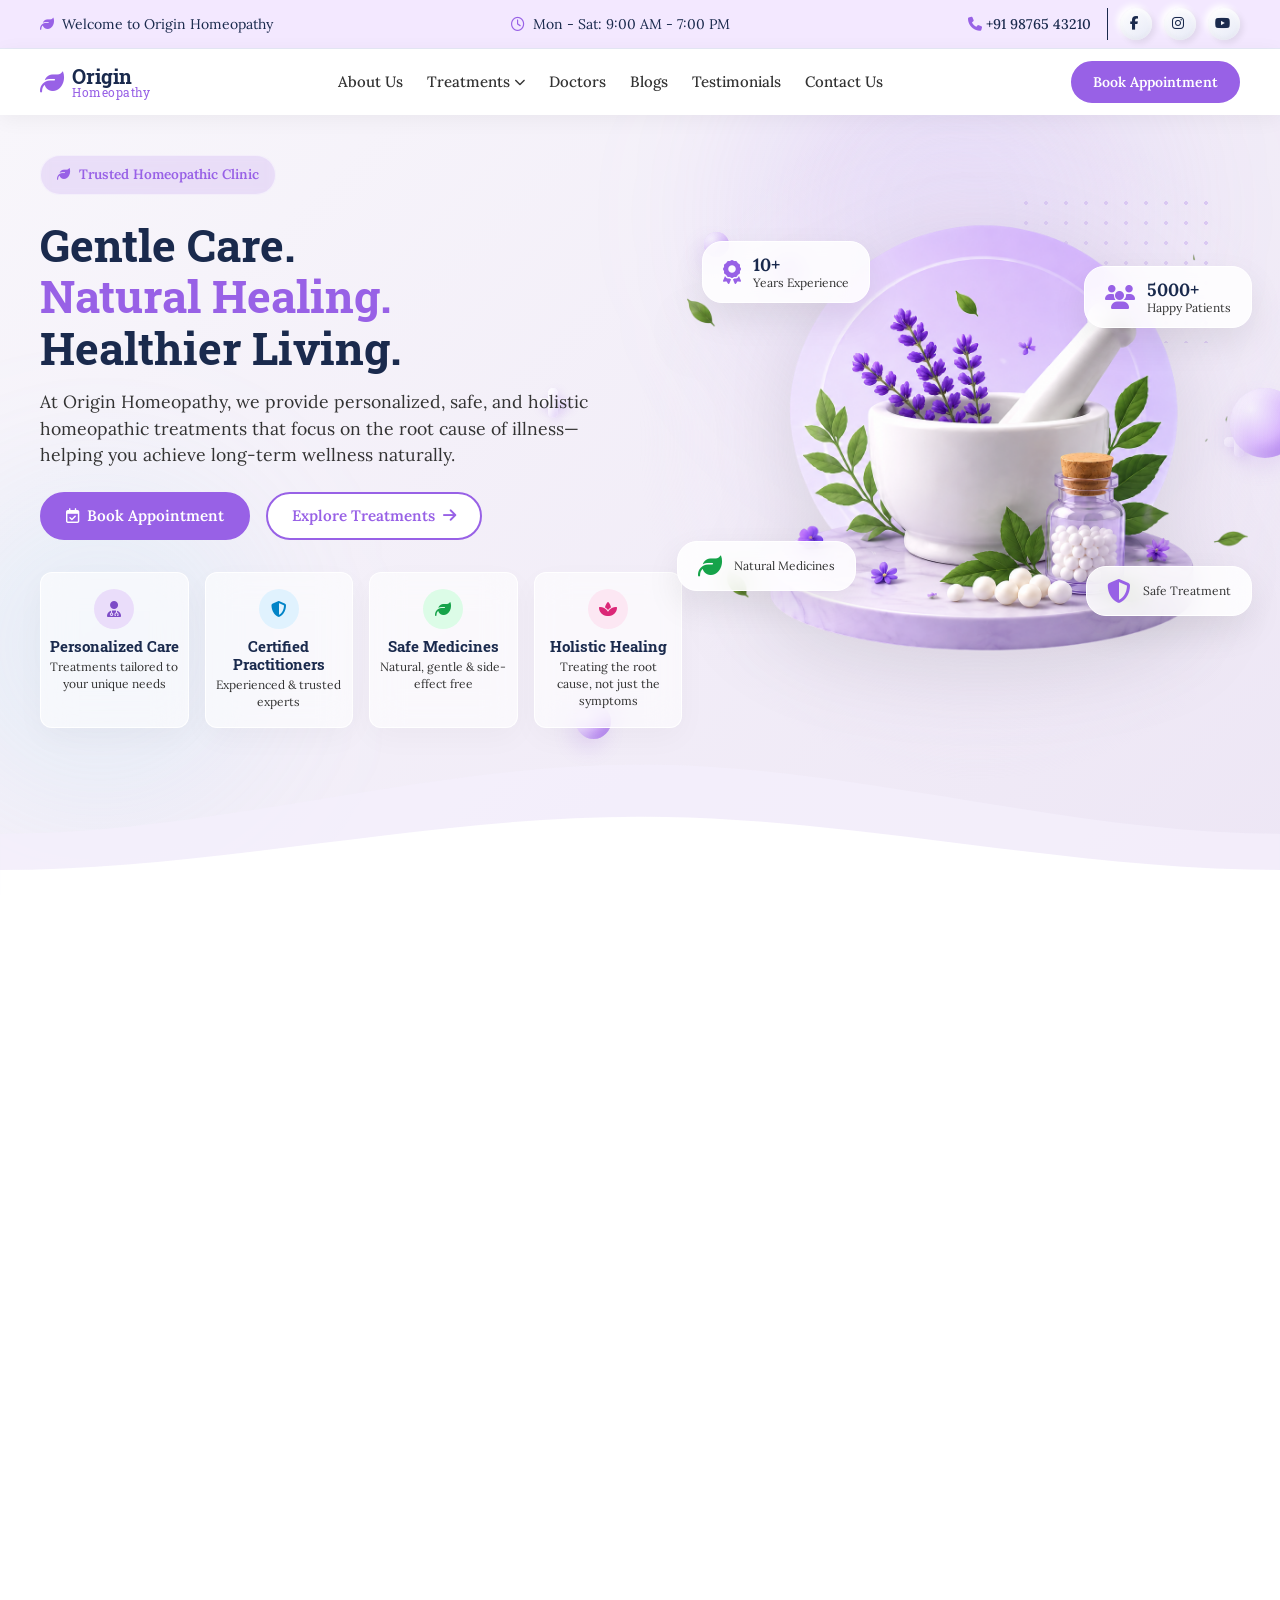
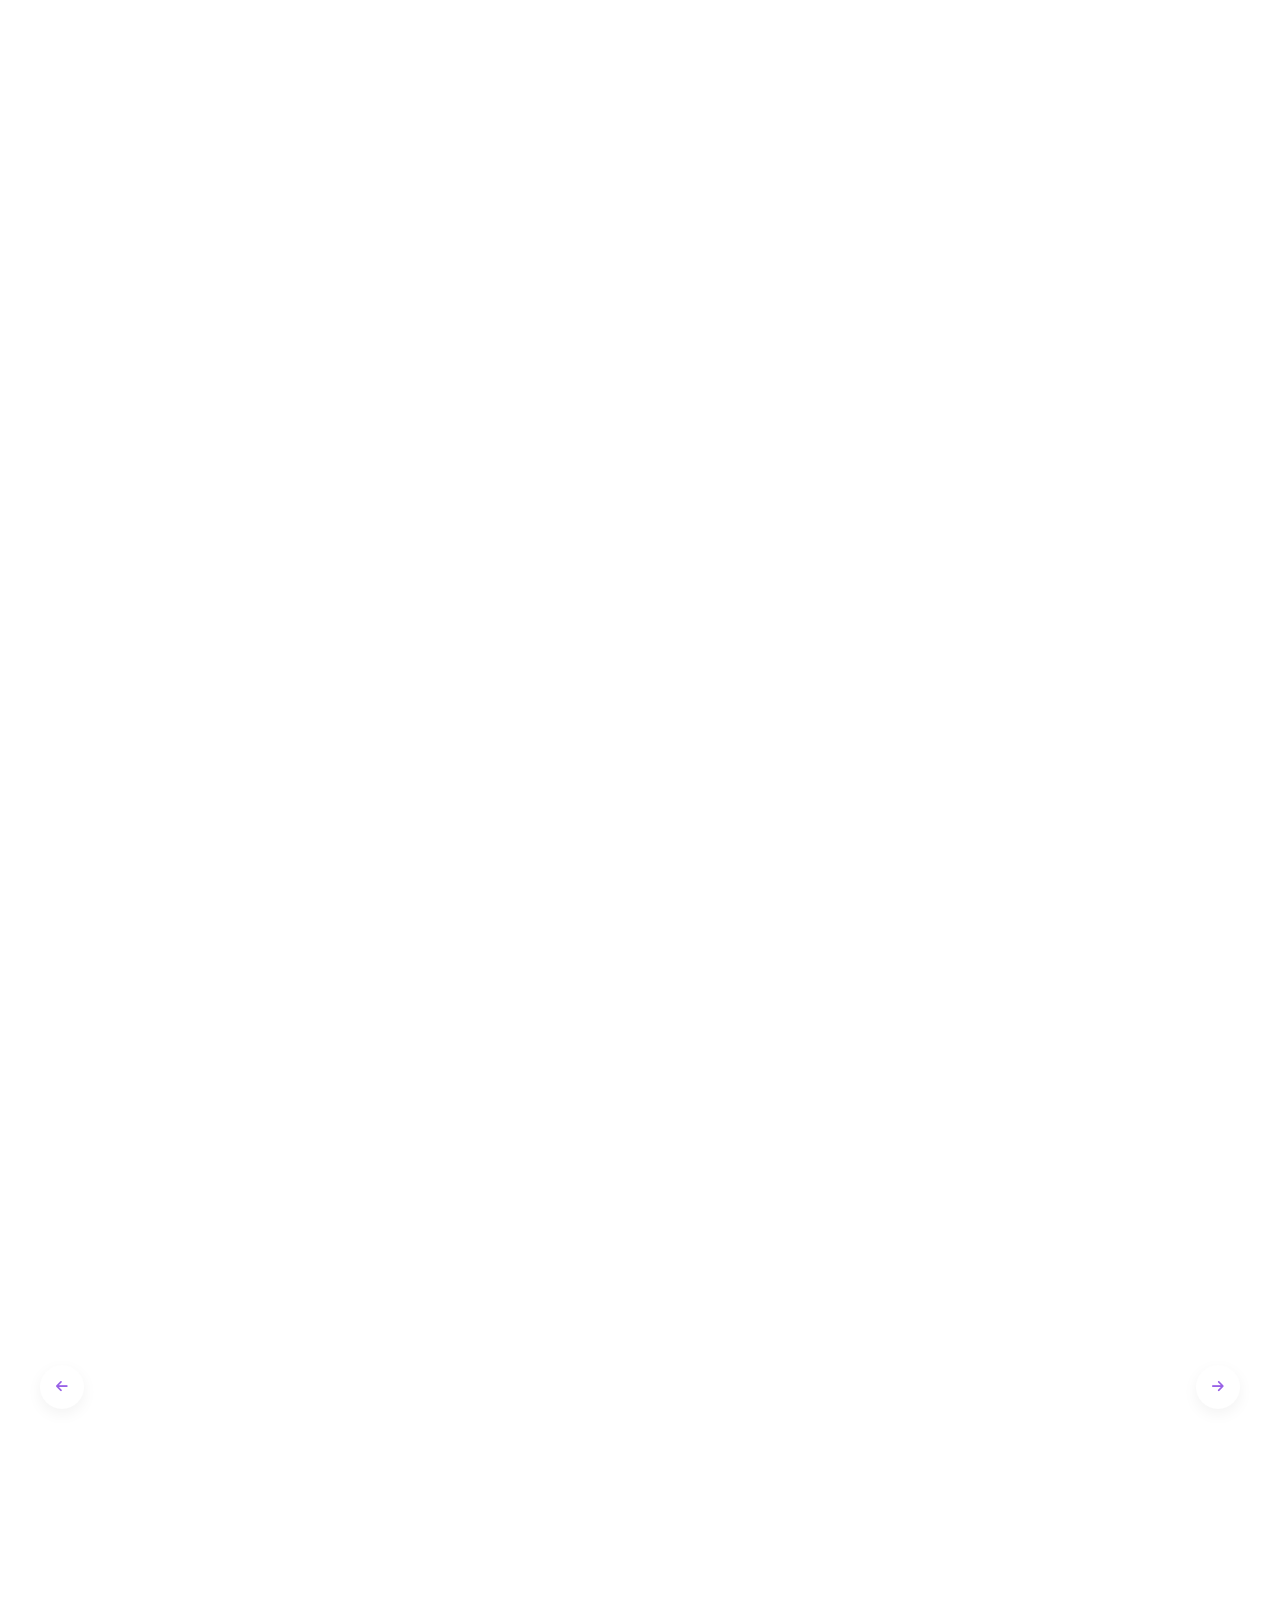
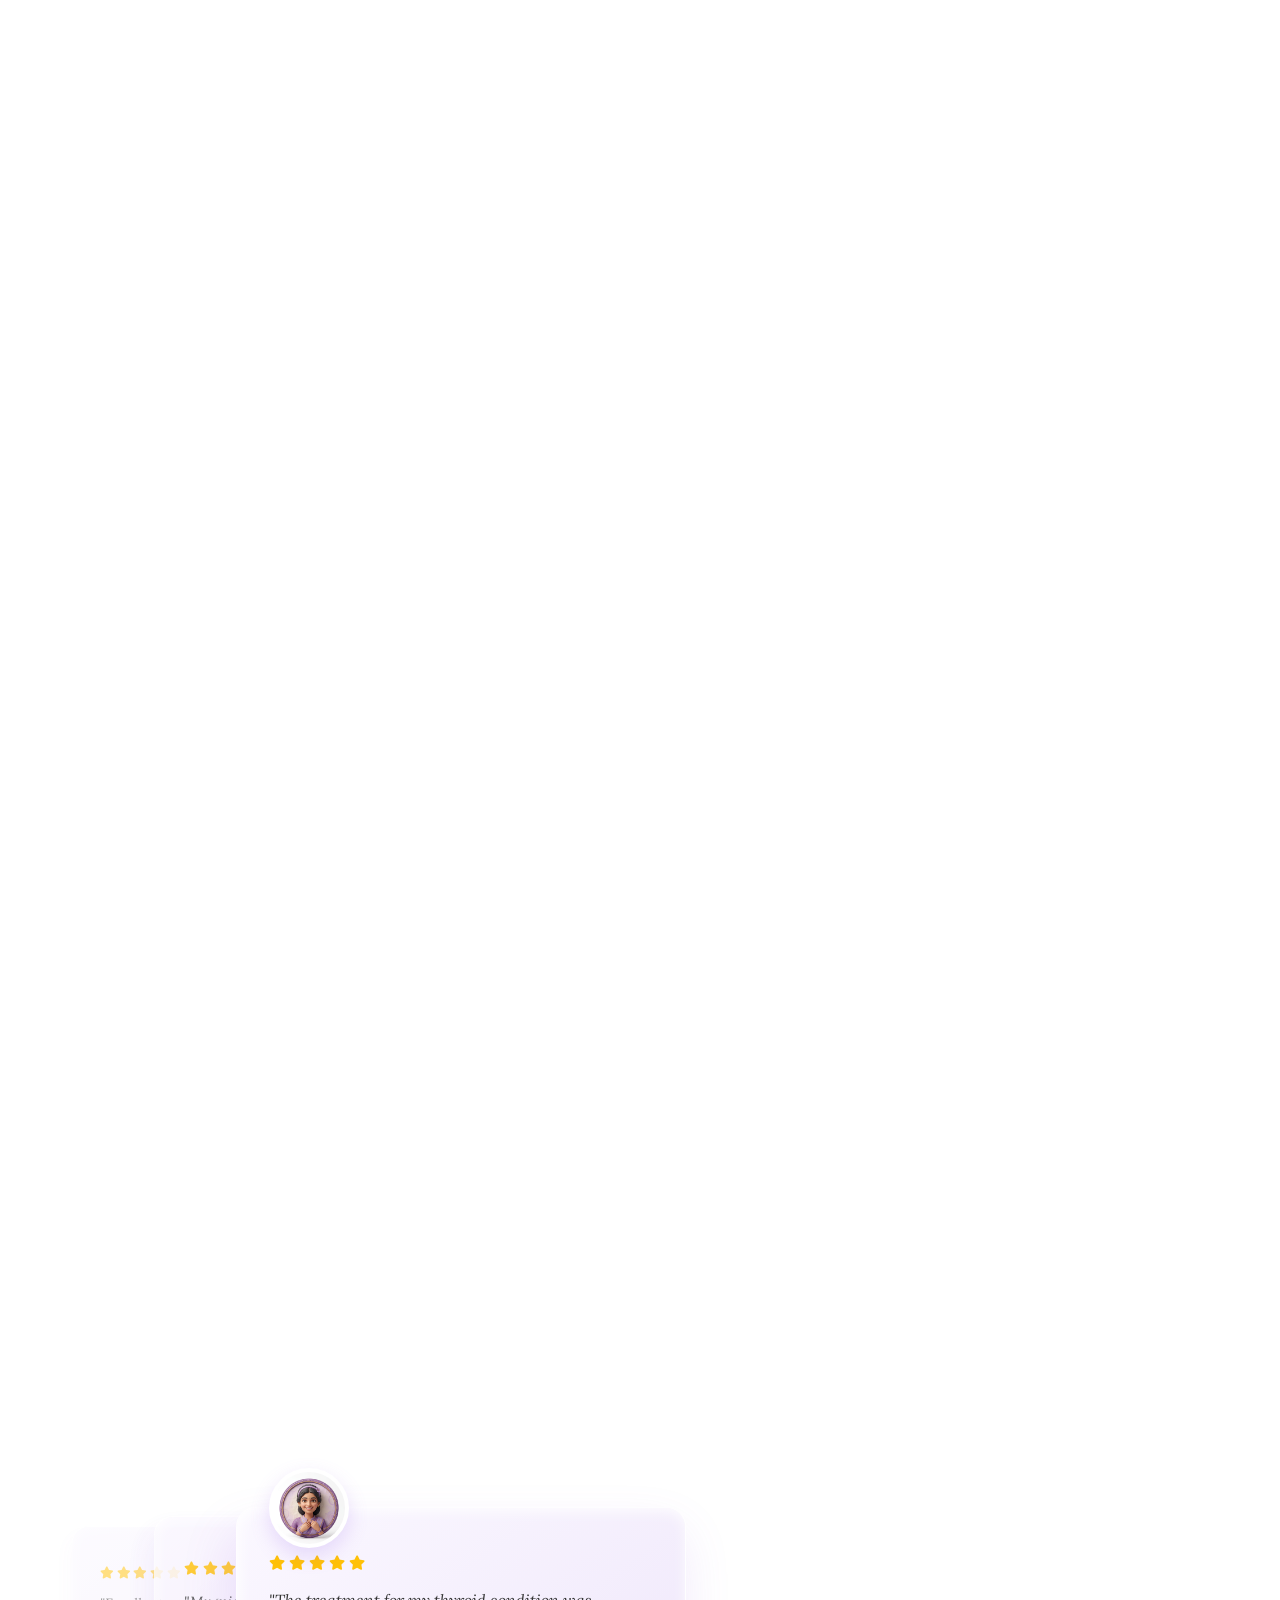
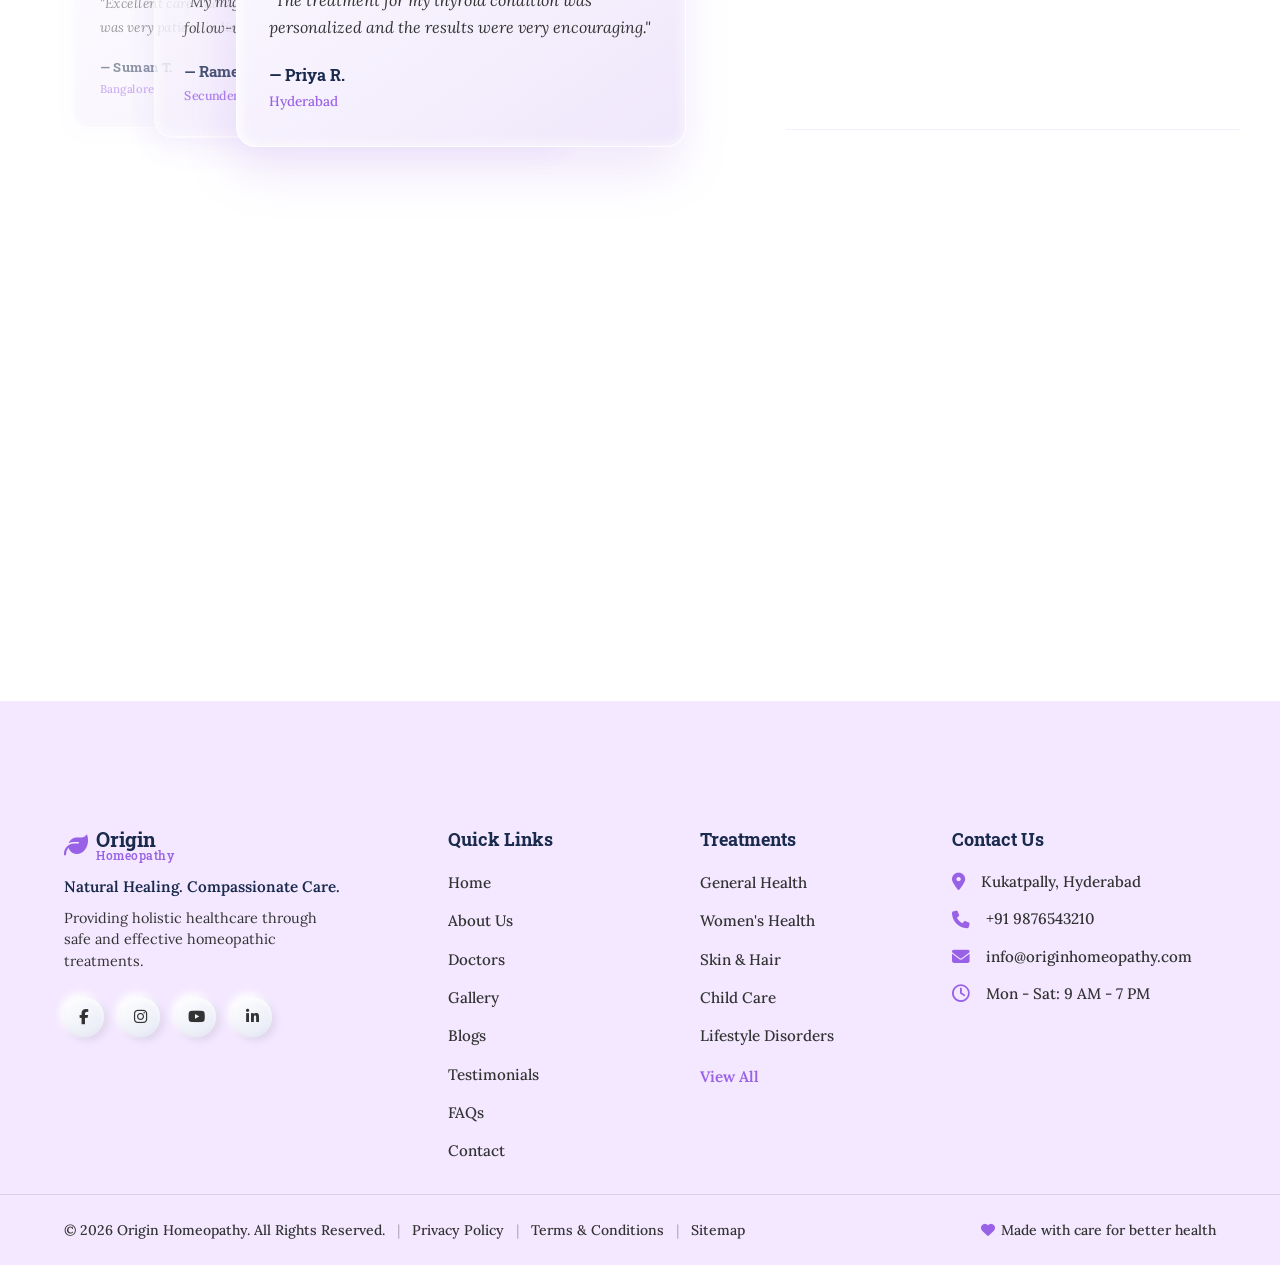
<file: index.html>
<!DOCTYPE html>
<html lang="en">

<head>
    <meta charset="UTF-8">
    <meta name="viewport" content="width=device-width, initial-scale=1.0">
    <title>Our Doctors | Origin Homeopathy</title>

    <!-- CSS Links -->
    <link rel="stylesheet" href="https://cdnjs.cloudflare.com/ajax/libs/font-awesome/6.4.0/css/all.min.css">
    <link rel="stylesheet" href="assets/css/global.css">
    <link rel="stylesheet" href="assets/css/topbar.css">
    <link rel="stylesheet" href="assets/css/navbar.css"> <!-- Navbar CSS -->
    <link rel="stylesheet" href="assets/css/home.css">
    <link rel="stylesheet" href="assets/css/footer.css">


</head>

<body>

    <!-- Preloader -->
    <div id="preloader" class="preloader">
        <div class="preloader-content">
            <div class="preloader-image-wrapper">
                <img src="assets/images/index/loading-logo.png" alt="Loading Origin Homeopathy">
            </div>
            <div class="preloader-text">Origin Homeopathy</div>
            <div class="loading-bar-container">
                <div class="loading-bar"></div>
            </div>
        </div>
    </div>

    <!-- 1. Placeholders at the top of the body -->
    <header class="sticky-header">
        <div id="topbar-placeholder"></div>
        <div id="navbar-placeholder"></div>
    </header>

    <!-- The rest of your page content goes here -->

    <!-- Hero Section -->
    <section class="hero-section">
        <!-- Background Decorative 3D Elements -->
        <div class="bg-dots top-right-dots"></div>

        <!-- Soft 3D Crosses -->
        <div class="bg-cross cross-1 float-anim-3"></div>
        <div class="bg-cross cross-2 float-anim-1"></div>

        <!-- Soft 3D Spheres -->
        <div class="bg-sphere sphere-1 float-anim-2"></div>
        <div class="bg-sphere sphere-2 float-anim-4"></div>
        <div class="bg-sphere sphere-3 float-anim-1"></div>


        <div class="hero-container">
            <!-- Left Column: Content & Bottom Cards -->
            <div class="hero-content-col">
                <div class="hero-badge">
                    <i class="fa-solid fa-leaf"></i> Trusted Homeopathic Clinic
                </div>

                <h1 class="hero-heading">
                    <span class="text-navy block">Gentle Care.</span>
                    <span class="text-lavender block">Natural Healing.</span>
                    <span class="text-navy block">Healthier Living.</span>
                </h1>

                <p class="hero-description">
                    At Origin Homeopathy, we provide personalized, safe, and holistic homeopathic treatments that focus
                    on the root cause of illness—helping you achieve long-term wellness naturally.
                </p>

                <div class="hero-actions">
                    <a href="appointment.html" class="btn-solid-lavender"><i class="fa-regular fa-calendar-check"></i>
                        Book Appointment</a>
                    <a href="treatments.html" class="btn-outline-lavender">Explore Treatments <i
                            class="fa-solid fa-arrow-right"></i></a>
                </div>

                <!-- Mobile Badges Row -->
                <div class="mobile-hero-badges hide-desktop">
                    <div class="mobile-badge"><i class="fa-solid fa-award text-lavender"></i> 10+ Years</div>
                    <div class="mobile-badge"><i class="fa-solid fa-users text-lavender"></i> 5000+ Patients</div>
                    <div class="mobile-badge"><i class="fa-solid fa-leaf text-green"></i> Natural Care</div>
                    <div class="mobile-badge"><i class="fa-solid fa-shield-halved text-lavender"></i> Safe Treatment
                    </div>
                </div>

                <!-- 4 Glassmorphism Cards Row -->
                <div class="hero-glass-cards">
                    <div class="glass-card">
                        <div class="glass-icon-wrapper bg-icon-purple">
                            <i class="fa-solid fa-user-doctor"></i>
                        </div>
                        <h3>Personalized Care</h3>
                        <p>Treatments tailored to your unique needs</p>
                    </div>
                    <div class="glass-card">
                        <div class="glass-icon-wrapper bg-icon-blue">
                            <i class="fa-solid fa-shield-halved"></i>
                        </div>
                        <h3>Certified Practitioners</h3>
                        <p>Experienced & trusted experts</p>
                    </div>
                    <div class="glass-card">
                        <div class="glass-icon-wrapper bg-icon-green">
                            <i class="fa-solid fa-leaf"></i>
                        </div>
                        <h3>Safe Medicines</h3>
                        <p>Natural, gentle & side-effect free</p>
                    </div>
                    <div class="glass-card">
                        <div class="glass-icon-wrapper bg-icon-pink">
                            <i class="fa-solid fa-spa"></i>
                        </div>
                        <h3>Holistic Healing</h3>
                        <p>Treating the root cause, not just the symptoms</p>
                    </div>
                </div>
            </div>

            <!-- Right Column: Main Image & Floating Elements -->
            <div class="hero-image-col">
                <div class="hero-bg-circle"></div>
                <div class="hero-image-wrapper">
                    <!-- Main Image Placeholder -->
                    <img src="assets/images/index/index-hero.png" alt="Homeopathy Medicine" class="hero-main-img">

                    <!-- Floating Badges -->
                    <div class="float-badge top-left float-anim-1">
                        <i class="fa-solid fa-award text-lavender"></i>
                        <div class="badge-text">
                            <strong>10+</strong>
                            <span>Years Experience</span>
                        </div>
                    </div>

                    <div class="float-badge top-right float-anim-2">
                        <i class="fa-solid fa-users text-lavender"></i>
                        <div class="badge-text">
                            <strong>5000+</strong>
                            <span>Happy Patients</span>
                        </div>
                    </div>

                    <div class="float-badge bottom-left float-anim-3">
                        <i class="fa-solid fa-leaf text-green"></i>
                        <div class="badge-text">
                            <span>Natural Medicines</span>
                        </div>
                    </div>

                    <div class="float-badge bottom-right float-anim-4">
                        <i class="fa-solid fa-shield-halved text-lavender"></i>
                        <div class="badge-text">
                            <span>Safe Treatment</span>
                        </div>
                    </div>
                </div>
            </div>
        </div>

        <!-- Bottom Wave -->
        <div class="hero-wave">
            <!-- Layer 1: Light purple wave -->
            <svg class="wave-layer-1" viewBox="0 0 1440 120" fill="none" xmlns="http://www.w3.org/2000/svg">
                <path d="M0 60C240 60 480 0 720 0C960 0 1200 60 1440 60V120H0V60Z" fill="#F4EFFC" />
            </svg>
            <!-- Layer 2: White wave -->
            <svg class="wave-layer-2" viewBox="0 0 1440 120" fill="none" xmlns="http://www.w3.org/2000/svg">
                <path d="M0 90C240 90 480 30 720 30C960 30 1200 90 1440 90V120H0V90Z" fill="white" />
            </svg>
            <!-- <a href="#about-section" class="scroll-down-btn" style="text-decoration: none;">
                <span>Discover More</span>
            </a> -->
        </div>
    </section>

    <!-- Mobile-Only Hero Glass Cards -->
    <section class="mobile-only-hero-cards">
        <div class="mobile-morphism-container">
            <div class="glass-card">
                <div class="glass-icon-wrapper bg-icon-purple">
                    <i class="fa-solid fa-user-doctor"></i>
                </div>
                <h3>Personalized Care</h3>
                <p>Treatments tailored to your unique needs</p>
            </div>
            <div class="glass-card">
                <div class="glass-icon-wrapper bg-icon-blue">
                    <i class="fa-solid fa-shield-halved"></i>
                </div>
                <h3>Certified Practitioners</h3>
                <p>Experienced & trusted experts</p>
            </div>
            <div class="glass-card">
                <div class="glass-icon-wrapper bg-icon-green">
                    <i class="fa-solid fa-leaf"></i>
                </div>
                <h3>Safe Medicines</h3>
                <p>Natural, gentle & side-effect free</p>
            </div>
            <div class="glass-card">
                <div class="glass-icon-wrapper bg-icon-pink">
                    <i class="fa-solid fa-spa"></i>
                </div>
                <h3>Holistic Healing</h3>
                <p>Treating the root cause, not just the symptoms</p>
            </div>
        </div>
    </section>

    <!-- About Us Section -->
    <section id="about-section" class="about-section">
        <!-- Floating background bubbles -->
        <div class="about-bubble bubble-1"></div>
        <div class="about-bubble bubble-2"></div>
        <div class="about-bubble bubble-3"></div>

        <div class="about-container">
            <!-- Left Column: Image -->
            <div class="about-image-col">
                <div class="about-image-wrapper">
                    <!-- Assemble pieces -->
                    <div class="assemble-pieces">
                        <img src="assets/images/index/index-about.png" class="assemble-img piece-1">
                        <img src="assets/images/index/index-about.png" class="assemble-img piece-2">
                        <img src="assets/images/index/index-about.png" class="assemble-img piece-3">
                        <img src="assets/images/index/index-about.png" class="assemble-img piece-4">
                        <img src="assets/images/index/index-about.png" class="assemble-img piece-5">
                        <img src="assets/images/index/index-about.png" class="assemble-img piece-6">
                        <img src="assets/images/index/index-about.png" class="assemble-img piece-7">
                        <img src="assets/images/index/index-about.png" class="assemble-img piece-8">
                        <img src="assets/images/index/index-about.png" class="assemble-img piece-9">
                    </div>
                    <!-- Final image to cover seams -->
                    <img src="assets/images/index/index-about.png" alt="Natural Healing Medicines"
                        class="about-main-img">
                </div>
            </div>

            <!-- Right Column: Content -->
            <div class="about-content-col">
                <div class="about-badge">
                    <i class="fa-solid fa-leaf"></i> About Origin Homeopathy
                </div>

                <h2 class="about-heading">
                    <span class="text-navy">Healing Naturally.</span><br>
                    <span class="text-lavender">Living Better.</span>
                </h2>

                <div class="title-divider">
                    <i class="fa-solid fa-leaf"></i>
                </div>

                <p class="about-text">
                    Origin Homeopathy is a modern homeopathic clinic committed to providing holistic healthcare through
                    safe and natural treatments. Our mission is to improve the quality of life by addressing the root of
                    illness with personalized care and evidence-based homeopathic practices.
                </p>
                <p class="about-text">
                    We believe every patient deserves time, attention, and a treatment plan designed specifically for
                    their health journey.
                </p>

                <!-- Features Grid -->
                <div class="about-features">
                    <div class="feature-item">
                        <div class="feature-icon-wrapper">
                            <i class="fa-solid fa-award"></i>
                        </div>
                        <p>15+ Years<br>Experience</p>
                    </div>

                    <div class="feature-item">
                        <div class="feature-icon-wrapper">
                            <i class="fa-solid fa-users"></i>
                        </div>
                        <p>5000+ Happy<br>Patients</p>
                    </div>

                    <div class="feature-item">
                        <div class="feature-icon-wrapper">
                            <i class="fa-solid fa-heart-pulse"></i>
                        </div>
                        <p>200+ Health<br>Conditions</p>
                    </div>

                    <div class="feature-item">
                        <div class="feature-icon-wrapper">
                            <i class="fa-solid fa-face-smile"></i>
                        </div>
                        <p>98% Patient<br>Satisfaction</p>
                    </div>
                </div>

                <!-- CTA Button -->
                <a href="about.html" class="btn-solid-lavender">
                    Know Our Story <i class="fa-solid fa-arrow-right"></i>
                </a>
            </div>
        </div>
    </section>

    <!-- Why Choose Us Section -->
    <section class="why-section">
        <div class="why-container">
            <h2 class="why-heading">
                <span class="text-navy">Why Patients Trust</span><br>
                <span class="text-lavender">Origin Homeopathy</span>
            </h2>
            <div class="why-title-divider">
                <i class="fa-solid fa-leaf"></i>
            </div>

            <div class="why-grid">

                <!-- Left Column -->
                <div class="why-col why-left-col">
                    <div class="why-card">
                        <div class="why-card-content">
                            <h4><span class="badge-num">01</span> Comprehensive<br>Health Assessment</h4>
                            <p>Every treatment begins with an in-depth consultation to understand your complete health
                                history and lifestyle.</p>
                        </div>
                    </div>

                    <div class="why-card">
                        <div class="why-card-content">
                            <h4><span class="badge-num">03</span> Ethical &<br>Transparent Care</h4>
                            <p>We explain every stage of treatment clearly so you can make informed healthcare
                                decisions.</p>
                        </div>
                    </div>

                    <div class="why-card">
                        <div class="why-card-content">
                            <h4><span class="badge-num">05</span> Whole-Person<br>Wellness</h4>
                            <p>We focus on improving your overall physical and emotional well-being, not just relieving
                                symptoms.</p>
                        </div>
                    </div>
                </div>

                <!-- Center Image (Absolute Center) -->
                <div class="why-center">
                    <div class="dashed-ring">
                        <div class="ring-icon ring-icon-1"><i class="fa-solid fa-stethoscope"></i></div>
                        <div class="ring-icon ring-icon-2"><i class="fa-solid fa-clipboard-list"></i></div>
                        <div class="ring-icon ring-icon-3"><i class="fa-solid fa-handshake"></i></div>
                        <div class="ring-icon ring-icon-4"><i class="fa-solid fa-phone-volume"></i></div>
                        <div class="ring-icon ring-icon-5"><i class="fa-solid fa-leaf"></i></div>
                        <div class="ring-icon ring-icon-6"><i class="fa-solid fa-hand-holding-heart"></i></div>
                    </div>
                    <img src="assets/images/index/index-whychooseus.png" alt="Why Choose Us" class="why-center-img">
                </div>

                <!-- Right Column -->
                <div class="why-col why-right-col">
                    <div class="why-card">
                        <div class="why-card-content">
                            <h4><span class="badge-num">02</span> Customized<br>Treatment Plans</h4>
                            <p>Each patient receives a treatment plan tailored to their unique symptoms and health
                                goals.</p>
                        </div>
                    </div>

                    <div class="why-card">
                        <div class="why-card-content">
                            <h4><span class="badge-num">04</span> Continuous<br>Follow-up</h4>
                            <p>Regular progress reviews help us monitor recovery and adjust treatment whenever needed.
                            </p>
                        </div>
                    </div>

                    <div class="why-card">
                        <div class="why-card-content">
                            <h4><span class="badge-num">06</span> Patient-First<br>Experience</h4>
                            <p>From your first consultation to follow-up visits, we provide a comfortable, supportive,
                                and compassionate experience.</p>
                        </div>
                    </div>
                </div>

            </div>

            <!-- Mobile Only Card Stack -->
            <div class="why-mobile-stack-container hide-desktop" id="whyMobileStack">
                <!-- Swipe Indicator -->
                <div class="swipe-indicator">
                    <svg width="50" height="70" viewBox="0 0 50 70" fill="none" stroke="var(--color-lavender)">
                        <path d="M 40 10 C 10 10, 10 50, 10 60" stroke-width="2" stroke-linecap="round"
                            stroke-dasharray="4 4" />
                        <path d="M 5 55 L 10 65 L 15 55" stroke-width="2" stroke-linecap="round"
                            stroke-linejoin="round" />
                    </svg>
                    <span class="swipe-text">Swipe Down</span>
                </div>

                <div class="why-mobile-stack">
                    <div class="why-card lavender-glass stack-card" data-index="0">
                        <div class="why-card-content">
                            <h4><span class="badge-num">01</span> Comprehensive<br>Health Assessment</h4>
                            <p>Every treatment begins with an in-depth consultation to understand your complete health
                                history and lifestyle.</p>
                        </div>
                    </div>
                    <div class="why-card lavender-glass stack-card" data-index="1">
                        <div class="why-card-content">
                            <h4><span class="badge-num">02</span> Customized<br>Treatment Plans</h4>
                            <p>Each patient receives a treatment plan tailored to their unique symptoms and health
                                goals.</p>
                        </div>
                    </div>
                    <div class="why-card lavender-glass stack-card" data-index="2">
                        <div class="why-card-content">
                            <h4><span class="badge-num">03</span> Ethical &<br>Transparent Care</h4>
                            <p>We explain every stage of treatment clearly so you can make informed healthcare
                                decisions.</p>
                        </div>
                    </div>
                    <div class="why-card lavender-glass stack-card" data-index="3">
                        <div class="why-card-content">
                            <h4><span class="badge-num">04</span> Continuous<br>Follow-up</h4>
                            <p>Regular progress reviews help us monitor recovery and adjust treatment whenever needed.
                            </p>
                        </div>
                    </div>
                    <div class="why-card lavender-glass stack-card" data-index="4">
                        <div class="why-card-content">
                            <h4><span class="badge-num">05</span> Whole-Person<br>Wellness</h4>
                            <p>We focus on improving your overall physical and emotional well-being, not just relieving
                                symptoms.</p>
                        </div>
                    </div>
                    <div class="why-card lavender-glass stack-card" data-index="5">
                        <div class="why-card-content">
                            <h4><span class="badge-num">06</span> Patient-First<br>Experience</h4>
                            <p>From your first consultation to follow-up visits, we provide a comfortable, supportive,
                                and compassionate experience.</p>
                        </div>
                    </div>
                </div>
                <!-- Pagination Dots -->
                <div class="stack-pagination">
                    <span class="dot active"></span>
                    <span class="dot"></span>
                    <span class="dot"></span>
                    <span class="dot"></span>
                    <span class="dot"></span>
                    <span class="dot"></span>
                </div>
            </div>

            <div class="why-footer">
                <p>Our commitment goes beyond prescribing medicines.</p>
                <p>We believe in building lasting relationships
                    with our patients through transparency, ethical practices, and continuous support throughout their
                    healing journey.</p>
                <div class="why-footer-divider"><i class="fa-solid fa-leaf"></i></div>
            </div>
        </div>
    </section>

    <!-- Featured Treatments Section -->
    <section class="treatments-section">
        <div class="treatments-container">
            <!-- Header -->
            <div class="treatments-header">
                <div class="treatments-badge">
                    <i class="fa-solid fa-leaf"></i> OUR SPECIALIZED TREATMENTS
                </div>
                <h2 class="treatments-title">
                    Natural Solutions for Every<br>
                    <span class="text-lavender">Health Concern</span>
                </h2>
                <div class="treatments-divider">
                    <i class="fa-solid fa-leaf"></i>
                </div>
                <p class="treatments-subtitle">
                    We provide personalized homeopathic treatment for acute and chronic conditions with safe, gentle and
                    long-lasting care.
                </p>
                <a href="treatments.html" class="btn-solid-lavender">
                    View All Treatments <i class="fa-solid fa-arrow-right"></i>
                </a>
            </div>

            <!-- Grid Slider Wrapper for Mobile -->
            <div class="treatments-slider-wrapper">
                <div class="treatments-grid" id="treatmentsGrid">
                    <!-- Card 1 -->
                    <div class="treatment-card">
                        <div class="treatment-card-img">
                            <img src="assets/images/index/skin.png" alt="Skin Disorders">
                        </div>
                        <div class="treatment-card-content">
                            <h3>Skin Disorders</h3>
                            <p>Natural treatment for acne, eczema, psoriasis and other skin problems.</p>
                            <a href="treatments.html#skin" class="learn-more-link">
                                Learn More
                                <span class="learn-more-icon"><i class="fa-solid fa-arrow-right"></i></span>
                            </a>
                        </div>
                    </div>

                    <!-- Card 2 -->
                    <div class="treatment-card">
                        <div class="treatment-card-img">
                            <img src="assets/images/index/hairfa.png" alt="Hair Fall Treatment">
                        </div>
                        <div class="treatment-card-content">
                            <h3>Hair Fall Treatment</h3>
                            <p>Effective care for hair loss, dandruff, alopecia and scalp issues.</p>
                            <a href="treatments.html#hair" class="learn-more-link">
                                Learn More
                                <span class="learn-more-icon"><i class="fa-solid fa-arrow-right"></i></span>
                            </a>
                        </div>
                    </div>

                    <!-- Card 3 -->
                    <div class="treatment-card">
                        <div class="treatment-card-img">
                            <img src="assets/images/index/migrain.png" alt="Migraine & Headache">
                        </div>
                        <div class="treatment-card-content">
                            <h3>Migraine & Headache</h3>
                            <p>Gentle and natural relief from migraine, sinus and stress headaches.</p>
                            <a href="treatments.html#migraine" class="learn-more-link">
                                Learn More
                                <span class="learn-more-icon"><i class="fa-solid fa-arrow-right"></i></span>
                            </a>
                        </div>
                    </div>

                    <!-- Card 4 -->
                    <div class="treatment-card">
                        <div class="treatment-card-img">
                            <img src="assets/images/index/thyroid.png" alt="Thyroid Disorders">
                        </div>
                        <div class="treatment-card-content">
                            <h3>Thyroid Disorders</h3>
                            <p>Support for hypothyroidism, hyperthyroidism and hormonal balance.</p>
                            <a href="treatments.html#thyroid" class="learn-more-link">
                                Learn More
                                <span class="learn-more-icon"><i class="fa-solid fa-arrow-right"></i></span>
                            </a>
                        </div>
                    </div>

                    <!-- Card 5 -->
                    <div class="treatment-card">
                        <div class="treatment-card-img">
                            <img src="assets/images/index/diabetics.png" alt="Diabetes Management">
                        </div>
                        <div class="treatment-card-content">
                            <h3>Diabetes Management</h3>
                            <p>Holistic care to help manage blood sugar levels naturally.</p>
                            <a href="treatments.html#diabetes" class="learn-more-link">
                                Learn More
                                <span class="learn-more-icon"><i class="fa-solid fa-arrow-right"></i></span>
                            </a>
                        </div>
                    </div>

                    <!-- Card 6 -->
                    <div class="treatment-card">
                        <div class="treatment-card-img">
                            <img src="assets/images/index/jointpain.png" alt="Arthritis & Joint Pain">
                        </div>
                        <div class="treatment-card-content">
                            <h3>Arthritis & Joint Pain</h3>
                            <p>Natural relief from arthritis, joint pain, swelling and stiffness.</p>
                            <a href="treatments.html#arthritis" class="learn-more-link">
                                Learn More
                                <span class="learn-more-icon"><i class="fa-solid fa-arrow-right"></i></span>
                            </a>
                        </div>
                    </div>
                </div>

                <!-- Mobile Pagination -->
                <div class="treatments-pagination hide-desktop" id="treatmentsPagination">
                    <span class="dot active"></span>
                    <span class="dot"></span>
                    <span class="dot"></span>
                    <span class="dot"></span>
                    <span class="dot"></span>
                    <span class="dot"></span>
                </div>
            </div>
    </section>

    <!-- Meet Our Doctors Section -->
    <section class="doctors-section">
        <div class="doctors-container">
            <!-- Banner -->
            <div class="doctors-banner">
                <div class="doctors-badge">
                    <i class="fa-solid fa-user-doctor"></i> MEET OUR EXPERTS
                </div>
                <h2>Meet Our <span class="text-lavender">Doctors</span></h2>
                <div class="doctors-divider">
                    <i class="fa-solid fa-leaf"></i>
                </div>
                <p>Our experienced homeopathic doctors are dedicated to providing personalized care and helping you
                    achieve better health, naturally and safely.</p>
            </div>

            <!-- Slider Wrapper -->
            <div class="doctors-wrapper">
                <button class="slider-nav-btn"><i class="fa-solid fa-arrow-left"></i></button>

                <div class="doctors-grid">
                    <!-- Doctor 1 -->
                    <div class="doctor-card">
                        <div class="doctor-img-box">
                            <div class="doctor-icon-badge"><i class="fa-solid fa-spa"></i></div>
                            <img src="assets/images/index/doctor1.png" alt="Dr. Ananya Sharma">
                        </div>
                        <div class="doctor-info">
                            <h3>Dr. Ananya Sharma</h3>
                            <p class="doctor-title">Homeopathic Physician</p>
                            <p class="doctor-exp">10+ Years Experience</p>
                            <div class="doctor-specialty">
                                <i class="fa-solid fa-person-dress"></i> Specializes in Women's Health
                            </div>
                        </div>
                    </div>

                    <!-- Doctor 2 -->
                    <div class="doctor-card">
                        <div class="doctor-img-box">
                            <div class="doctor-icon-badge"><i class="fa-solid fa-shield-heart"></i></div>
                            <img src="assets/images/index/doctor2.png" alt="Dr. Rahul Verma">
                        </div>
                        <div class="doctor-info">
                            <h3>Dr. Rahul Verma</h3>
                            <p class="doctor-title">Senior Homeopath</p>
                            <p class="doctor-exp">12+ Years Experience</p>
                            <div class="doctor-specialty">
                                <i class="fa-solid fa-stethoscope"></i> Specializes in Chronic Conditions
                            </div>
                        </div>
                    </div>

                    <!-- Doctor 3 -->
                    <div class="doctor-card">
                        <div class="doctor-img-box">
                            <div class="doctor-icon-badge"><i class="fa-solid fa-leaf"></i></div>
                            <img src="assets/images/index/doctor3.png" alt="Dr. Meera Iyer">
                        </div>
                        <div class="doctor-info">
                            <h3>Dr. Meera Iyer</h3>
                            <p class="doctor-title">Homeopathic Consultant</p>
                            <p class="doctor-exp">8+ Years Experience</p>
                            <div class="doctor-specialty">
                                <i class="fa-solid fa-hand-dots"></i> Specializes in Skin & Hair
                            </div>
                        </div>
                    </div>

                    <!-- Doctor 4 -->
                    <div class="doctor-card">
                        <div class="doctor-img-box">
                            <div class="doctor-icon-badge"><i class="fa-solid fa-briefcase-medical"></i></div>
                            <img src="assets/images/index/doctor4.png" alt="Dr. Arjun Patil">
                        </div>
                        <div class="doctor-info">
                            <h3>Dr. Arjun Patil</h3>
                            <p class="doctor-title">Homeopathic Physician</p>
                            <p class="doctor-exp">9+ Years Experience</p>
                            <div class="doctor-specialty">
                                <i class="fa-solid fa-heart-pulse"></i> Specializes in Lifestyle Disorders
                            </div>
                        </div>
                    </div>
                </div>

                <button class="slider-nav-btn"><i class="fa-solid fa-arrow-right"></i></button>
            </div>

            <!-- Mobile Pagination -->
            <div class="doctors-pagination hide-desktop" id="doctorsPagination">
                <span class="dot active"></span>
                <span class="dot"></span>
                <span class="dot"></span>
                <span class="dot"></span>
            </div>

            <!-- Footer Button -->
            <div class="doctors-footer">
                <a href="doctors.html" class="btn-solid-lavender">
                    View All Doctors <i class="fa-solid fa-arrow-right"></i>
                </a>
            </div>
        </div>
    </section>

    <!-- Process Section -->
    <section class="process-section">
        <div class="process-container">
            <!-- Left Side: Content -->
            <div class="process-content-side">
                <div class="process-badge">
                    <i class="fa-solid fa-hospital-user"></i> OUR TREATMENT PROCESS
                </div>
                <h2 class="process-title">
                    Your Healing Journey Starts in <br><span class="text-lavender">5 Simple Steps</span>
                </h2>
                <div class="title-divider">
                    <i class="fa-solid fa-leaf"></i>
                </div>
                <p class="process-subtitle">
                    We make homeopathic care simple, transparent, and personalized. From your first consultation to
                    ongoing follow-ups, every step is designed to understand your health, provide the right treatment,
                    and support your long-term well-being.
                </p>

                <div class="process-bottom-note hide-mobile">
                    <strong><i class="fa-solid fa-circle-info"></i> Bottom Note</strong>
                    <!-- <p>Every patient is unique, and so is every treatment. Our goal is not just symptom relief, but long-term healing that improves your overall quality of life.</p> -->
                    <p>Every patient is different, so every treatment is planned to suit their individual health needs.
                        We focus on helping you feel better and stay healthy naturally.</p>
                </div>
            </div>

            <!-- Right Side: Modern Grid -->
            <div class="process-modern-grid">

                <!-- Step 1 -->
                <div class="process-step">
                    <div class="step-card">
                        <div class="step-badge">01</div>
                        <div class="step-content">
                            <h4>Book Your Consultation</h4>
                            <p>Schedule an appointment online or visit our clinic to discuss your health concerns with
                                our experienced homeopathic doctor.</p>
                        </div>
                        <div class="step-img"><img src="assets/images/index/process-1.png" alt="Consultation">
                        </div>
                    </div>
                </div>

                <!-- Step 2 -->
                <div class="process-step">
                    <div class="step-card">
                        <div class="step-badge">02</div>
                        <div class="step-content">
                            <h4>Detailed Health Assessment</h4>
                            <p>We carefully understand your medical history, symptoms, lifestyle, and overall health to
                                identify the root cause of your condition.</p>
                        </div>
                        <div class="step-img"><img src="assets/images/index/process2.png" alt="Assessment"></div>
                    </div>
                </div>

                <!-- Step 3 -->
                <div class="process-step">
                    <div class="step-card">
                        <div class="step-badge">03</div>
                        <div class="step-content">
                            <h4>Personalized Treatment Plan</h4>
                            <p>Based on your individual health profile, we prepare a customized homeopathic treatment
                                plan tailored to your specific needs.</p>
                        </div>
                        <div class="step-img"><img src="assets/images/index/process3.png" alt="Medicine"></div>
                    </div>
                </div>

                <!-- Step 4 -->
                <div class="process-step">
                    <div class="step-card">
                        <div class="step-badge">04</div>
                        <div class="step-content">
                            <h4>Natural Healing & Follow-ups</h4>
                            <p>Regular follow-up consultations help us monitor your progress and make treatment
                                adjustments to ensure the best possible recovery.</p>
                        </div>
                        <div class="step-img"><img src="assets/images/index/process4.png" alt="Follow-up"></div>
                    </div>
                </div>

                <!-- Step 5 -->
                <div class="process-step step-full-width">
                    <div class="step-card">
                        <div class="step-badge">05</div>
                        <div class="step-content">
                            <h4>Healthy Life, Lasting Wellness</h4>
                            <p>As your health improves, we continue to support your journey toward lasting wellness,
                                helping you maintain a healthier and more balanced life naturally.</p>
                        </div>
                        <div class="step-img"><img src="assets/images/index/process5.png" alt="Healing"></div>
                    </div>
                </div>
            </div>

            <!-- Bottom Note for Mobile (Renders below cards) -->
            <div class="process-bottom-note hide-desktop" style="margin-top: 2rem;">
                <strong><i class="fa-solid fa-circle-info"></i> Bottom Note</strong>
                <p>Every patient is different, so every treatment is planned to suit their individual health needs.
                    We focus on helping you feel better and stay healthy naturally.</p>
            </div>
        </div>
    </section>

    <!-- Testimonial Section -->
    <section class="testimonial-section">
        <div class="testimonial-container testimonial-split-layout">

            <!-- Left Side: Stacked Carousel (60%) -->
            <div class="testimonial-cards-side">
                <div class="testimonial-stack-wrapper">
                    <!-- Card 1 -->
                    <div class="testimonial-card stacked-card card-front">
                        <div class="patient-img-wrapper">
                            <img src="assets/images/index/patient1.png" alt="Patient Priya R.">
                        </div>
                        <div class="stars">
                            <i class="fa-solid fa-star"></i><i class="fa-solid fa-star"></i><i
                                class="fa-solid fa-star"></i><i class="fa-solid fa-star"></i><i
                                class="fa-solid fa-star"></i>
                        </div>
                        <p class="quote-text">
                            "The treatment for my thyroid condition was personalized and the results were very
                            encouraging."
                        </p>
                        <div class="patient-info">
                            <h4>— Priya R.</h4>
                            <span>Hyderabad</span>
                        </div>
                    </div>

                    <!-- Card 2 -->
                    <div class="testimonial-card stacked-card card-middle">
                        <div class="patient-img-wrapper">
                            <img src="assets/images/index/patient2.png" alt="Patient Ramesh K.">
                        </div>
                        <div class="stars">
                            <i class="fa-solid fa-star"></i><i class="fa-solid fa-star"></i><i
                                class="fa-solid fa-star"></i><i class="fa-solid fa-star"></i><i
                                class="fa-solid fa-star"></i>
                        </div>
                        <p class="quote-text">
                            "My migraine has reduced significantly after regular follow-ups. Highly recommended."
                        </p>
                        <div class="patient-info">
                            <h4>— Ramesh K.</h4>
                            <span>Secunderabad</span>
                        </div>
                    </div>

                    <!-- Card 3 -->
                    <div class="testimonial-card stacked-card card-back">
                        <div class="patient-img-wrapper">
                            <img src="assets/images/index/patient1.png" alt="Patient Suman T.">
                        </div>
                        <div class="stars">
                            <i class="fa-solid fa-star"></i><i class="fa-solid fa-star"></i><i
                                class="fa-solid fa-star"></i><i class="fa-solid fa-star"></i><i
                                class="fa-solid fa-star"></i>
                        </div>
                        <p class="quote-text">
                            "Excellent care and natural remedies. The doctor was very patient in listening to all my
                            symptoms."
                        </p>
                        <div class="patient-info">
                            <h4>— Suman T.</h4>
                            <span>Bangalore</span>
                        </div>
                    </div>
                </div>
            </div>

            <!-- Right Side: Content (40%) -->
            <div class="testimonial-content-side">
                <div class="testimonial-header">
                    <div class="testimonial-badge">
                        <i class="fa-solid fa-quote-left"></i> PATIENT TESTIMONIALS
                    </div>
                    <h2 class="testimonial-title">
                        Stories of Healing, <br><span class="text-lavender">Shared by Our Patients</span>
                    </h2>
                    <div class="title-divider">
                        <i class="fa-solid fa-leaf"></i>
                    </div>
                    <p class="testimonial-subtitle">
                        Every patient's journey is unique. Here's what our patients have shared about their experience
                        with Origin Homeopathy.
                    </p>
                </div>

                <div class="testimonial-footer">
                    <div class="happy-patients">
                        ❤️ 5000+ Happy Patients
                    </div>
                    <p>Join thousands who trust Origin Homeopathy.</p>
                    <div class="testimonial-actions">
                        <a href="testimonials.html" class="btn-outline-lavender">View All Testimonials</a>
                    </div>
                </div>
            </div>

        </div>
    </section>

    <!-- Automated Stacked Carousel JS -->
    <script>
        document.addEventListener('DOMContentLoaded', () => {
            const cards = document.querySelectorAll('.stacked-card');
            if (cards.length === 0) return;

            const states = ['card-front', 'card-middle', 'card-back'];
            let currentIndex = 0;

            setInterval(() => {
                // Advance the loop
                currentIndex = (currentIndex + 1) % states.length;

                cards.forEach((card, i) => {
                    // Remove all existing state classes
                    states.forEach(s => card.classList.remove(s));

                    // Assign the new state based on the rotation offset
                    const stateIndex = (i - currentIndex + states.length) % states.length;
                    card.classList.add(states[stateIndex]);
                });
            }, 3500); // Trigger every 3.5 seconds
        });
    </script>


    <!-- Put this below all your page content -->
    <div id="footer-placeholder"></div>


    <!-- 2. Include the Navbar Script -->
    <script src="assets/js/navbar.js"></script>

    <!-- 3. Inject the components and initialize the JS -->
    <script>
        // Load Topbar
        fetch('components/topbar.html')
            .then(response => response.text())
            .then(data => {
                document.getElementById('topbar-placeholder').innerHTML = data;
            });

        // Load Navbar
        fetch('components/navbar.html')
            .then(response => response.text())
            .then(data => {
                document.getElementById('navbar-placeholder').innerHTML = data;

                // IMPORTANT: This activates the mobile drawer buttons after the HTML is loaded
                if (typeof window.initNavbar === 'function') {
                    window.initNavbar();
                }
            });
    </script>

    <script>
        // Load Topbar
        fetch('components/topbar.html')
            .then(response => response.text())
            .then(data => { document.getElementById('topbar-placeholder').innerHTML = data; });

        // Load Navbar
        fetch('components/navbar.html')
            .then(response => response.text())
            .then(data => {
                document.getElementById('navbar-placeholder').innerHTML = data;
                if (typeof window.initNavbar === 'function') { window.initNavbar(); }
            });

        // Load Footer
        fetch('components/footer.html')
            .then(response => response.text())
            .then(data => {
                document.getElementById('footer-placeholder').innerHTML = data;

                // Observe footer CTA elements
                const footerElements = document.querySelectorAll('.footer-cta, .cta-icon-wrapper, .cta-main-content h2, .cta-bottom-row p, .footer-cta-actions');
                footerElements.forEach(el => observer.observe(el));
            });

        // Preloader Script
        window.addEventListener('load', () => {
            const preloader = document.getElementById('preloader');
            if (preloader) {
                setTimeout(() => {
                    preloader.classList.add('hide');
                    setTimeout(() => {
                        preloader.style.display = 'none';
                        // Trigger Hero Animations
                        const hero = document.querySelector('.hero-section');
                        if (hero) hero.classList.add('hero-loaded');
                    }, 600);
                }, 800); // 800ms minimum display time
            } else {
                // If no preloader, just trigger immediately
                const hero = document.querySelector('.hero-section');
                if (hero) hero.classList.add('hero-loaded');
            }
        });

        // Scroll Animations
        const observer = new IntersectionObserver((entries) => {
            entries.forEach(entry => {
                if (entry.isIntersecting) {
                    entry.target.classList.add('in-view');
                } else {
                    // Remove class when out of view to repeat animation
                    entry.target.classList.remove('in-view');
                }
            });
        }, { threshold: 0.15 });

        const aboutSection = document.querySelector('.about-section');
        if (aboutSection) observer.observe(aboutSection);

        // Observe each child of about-content-col individually so they animate as they are scrolled to
        const aboutContentChildren = document.querySelectorAll('.about-content-col > *');
        aboutContentChildren.forEach(child => {
            observer.observe(child);
        });

        const whySection = document.querySelector('.why-section');
        if (whySection) observer.observe(whySection);

        // Observe each child of why-footer individually so they animate as they are scrolled to
        const whyFooterChildren = document.querySelectorAll('.why-footer > *');
        whyFooterChildren.forEach(child => {
            observer.observe(child);
        });

        const treatmentsSection = document.querySelector('.treatments-section');
        if (treatmentsSection) observer.observe(treatmentsSection);

        // Observe treatments header elements and cards individually
        const treatmentsElements = document.querySelectorAll('.treatments-header > *, .treatment-card');
        treatmentsElements.forEach(el => {
            observer.observe(el);
        });

        const doctorsSection = document.querySelector('.doctors-section');
        if (doctorsSection) observer.observe(doctorsSection);

        // Observe doctors banner, its text elements, cards, and footer individually
        const doctorsElements = document.querySelectorAll('.doctors-banner, .doctors-banner > *, .doctor-card, .doctors-footer');
        doctorsElements.forEach(el => {
            observer.observe(el);
        });

        const processSection = document.querySelector('.process-section');
        if (processSection) observer.observe(processSection);

        // Observe process content elements, step cards, and mobile bottom note individually
        const processElements = document.querySelectorAll('.process-content-side > *, .process-step, .process-bottom-note.hide-desktop');
        processElements.forEach(el => {
            observer.observe(el);
        });

        const testimonialSection = document.querySelector('.testimonial-section');
        if (testimonialSection) observer.observe(testimonialSection);

        // Observe testimonial text elements individually
        const testimonialElements = document.querySelectorAll('.testimonial-header > *, .testimonial-footer > *, .testimonial-actions');
        testimonialElements.forEach(el => {
            observer.observe(el);
        });

        // Initialize Mobile Card Stack if present
        const stackContainer = document.getElementById('whyMobileStack');
        if (stackContainer) {
            const cards = Array.from(stackContainer.querySelectorAll('.stack-card'));
            const dots = Array.from(stackContainer.querySelectorAll('.dot'));
            let activeIndex = 0;

            function updateStack() {
                cards.forEach((card, index) => {
                    // Calculate distance from top card
                    let dist = index - activeIndex;
                    if (dist < 0) dist += cards.length; // Loop around

                    if (dist === 0) {
                        // Top card
                        card.style.zIndex = 10;
                        card.style.transform = 'scale(1) translateY(0) translateZ(0)';
                        card.style.opacity = 1;
                    } else if (dist === 1) {
                        // Second card
                        card.style.zIndex = 9;
                        card.style.transform = 'scale(0.95) translateY(15px) translateZ(-50px)';
                        card.style.opacity = 0.85;
                    } else if (dist === 2) {
                        // Third card
                        card.style.zIndex = 8;
                        card.style.transform = 'scale(0.9) translateY(30px) translateZ(-100px)';
                        card.style.opacity = 0.7;
                    } else {
                        // Hidden cards (back of stack)
                        card.style.zIndex = 1;
                        card.style.transform = 'scale(0.85) translateY(45px) translateZ(-150px)';
                        card.style.opacity = 0;
                    }
                });

                // Update dots
                dots.forEach((dot, i) => {
                    dot.classList.toggle('active', i === activeIndex);
                });
            }

            // Initial render
            updateStack();

            // Touch events for swiping down
            let startY = 0;
            let currentY = 0;
            let isSwiping = false;

            const topCardZone = stackContainer.querySelector('.why-mobile-stack');

            topCardZone.addEventListener('touchstart', (e) => {
                startY = e.touches[0].clientY;
                isSwiping = true;
            }, { passive: true });

            topCardZone.addEventListener('touchmove', (e) => {
                if (!isSwiping) return;
                currentY = e.touches[0].clientY;
                const deltaY = currentY - startY;

                // Only allow swiping down
                if (deltaY > 0 && deltaY < 150) {
                    const topCard = cards[activeIndex];
                    topCard.style.transform = `scale(1) translateY(${deltaY}px) translateZ(0)`;
                    topCard.style.opacity = 1 - (deltaY / 200);
                    e.preventDefault(); // Prevent scroll while swiping card
                }
            }, { passive: false });

            topCardZone.addEventListener('touchend', (e) => {
                if (!isSwiping) return;
                isSwiping = false;

                const deltaY = currentY - startY;
                const topCard = cards[activeIndex];

                if (deltaY > 50) {
                    // Successful swipe down
                    // Animate it falling away quickly
                    topCard.style.transition = 'transform 0.3s ease, opacity 0.3s ease';
                    topCard.style.transform = 'scale(0.8) translateY(200px) translateZ(0)';
                    topCard.style.opacity = 0;

                    // Move to next card after animation
                    setTimeout(() => {
                        topCard.style.transition = 'transform 0.4s cubic-bezier(0.2, 0.8, 0.2, 1), opacity 0.4s ease';
                        activeIndex = (activeIndex + 1) % cards.length;
                        updateStack();
                    }, 300);
                } else {
                    // Snap back
                    topCard.style.transition = 'transform 0.4s cubic-bezier(0.2, 0.8, 0.2, 1), opacity 0.4s ease';
                    updateStack();
                }

                currentY = 0;
                startY = 0;
            });
        }

        // Initialize Mobile Treatments Slider
        const treatmentsSliderWrapper = document.querySelector('.treatments-slider-wrapper');
        if (treatmentsSliderWrapper) {
            const treatmentsGrid = document.getElementById('treatmentsGrid');
            const treatmentCards = Array.from(treatmentsGrid.querySelectorAll('.treatment-card'));
            const paginationDots = document.getElementById('treatmentsPagination').querySelectorAll('.dot');
            let currentTreatmentIndex = 0;

            function updateTreatmentSlider() {
                if (window.innerWidth <= 767) {
                    treatmentsGrid.style.transform = `translateX(calc(-${currentTreatmentIndex * 100}% - ${currentTreatmentIndex * 1.5}rem))`;
                } else {
                    treatmentsGrid.style.transform = 'none';
                }

                paginationDots.forEach((dot, index) => {
                    dot.classList.toggle('active', index === currentTreatmentIndex);
                });
            }

            // Touch Swipe Support
            let startX = 0;
            let currentX = 0;
            let isDragging = false;

            treatmentsSliderWrapper.addEventListener('touchstart', (e) => {
                if (window.innerWidth > 767) return;
                startX = e.touches[0].clientX;
                isDragging = true;
            }, { passive: true });

            treatmentsSliderWrapper.addEventListener('touchmove', (e) => {
                if (!isDragging) return;
                currentX = e.touches[0].clientX;
            }, { passive: true });

            treatmentsSliderWrapper.addEventListener('touchend', () => {
                if (!isDragging) return;
                isDragging = false;
                const deltaX = currentX - startX;

                if (Math.abs(deltaX) > 50 && currentX !== 0) {
                    if (deltaX > 0) {
                        // Swiped right -> go to previous
                        currentTreatmentIndex = (currentTreatmentIndex - 1 + treatmentCards.length) % treatmentCards.length;
                    } else {
                        // Swiped left -> go to next
                        currentTreatmentIndex = (currentTreatmentIndex + 1) % treatmentCards.length;
                    }
                    updateTreatmentSlider();
                }
                currentX = 0;
                startX = 0;
            });

            window.addEventListener('resize', updateTreatmentSlider);
            // Initial call
            setTimeout(updateTreatmentSlider, 50);
        }

        // Initialize Mobile Doctors Slider Pagination
        const doctorsGrid = document.querySelector('.doctors-grid');
        const doctorsPaginationDots = document.querySelectorAll('#doctorsPagination .dot');

        if (doctorsGrid && doctorsPaginationDots.length > 0 && window.innerWidth <= 767) {
            doctorsGrid.addEventListener('scroll', () => {
                const scrollLeft = doctorsGrid.scrollLeft;
                // Calculate width of one card + gap (approximate width for index calculation)
                const cardElement = doctorsGrid.querySelector('.doctor-card');
                if (!cardElement) return;

                const cardWidth = cardElement.offsetWidth;
                const gap = parseInt(window.getComputedStyle(doctorsGrid).gap) || 16;

                const activeIndex = Math.round(scrollLeft / (cardWidth + gap));

                doctorsPaginationDots.forEach((dot, index) => {
                    dot.classList.toggle('active', index === activeIndex);
                });
            }, { passive: true });
        }
    </script>
</body>

</html>
</file>
<file: assets/css/global.css>
@import url('https://fonts.googleapis.com/css2?family=Lora:ital,wght@0,400;0,500;0,600;0,700;1,400&family=Roboto+Slab:wght@300;400;500;600;700&display=swap');
@import url('./variables.css');

/* Global Reset & Base Styles */
* {
  margin: 0;
  padding: 0;
  box-sizing: border-box;
}

html, body {
  font-family: var(--font-family-primary);
  font-size: 16px; /* 1rem = 16px base size */
  color: var(--color-text);
  background-color: var(--color-white);
  line-height: 1.6;
  -webkit-font-smoothing: antialiased;
}

h1, h2, h3, h4, h5, h6 {
  font-family: var(--font-family-secondary);
  color: var(--color-navy);
  margin-bottom: 0.5em;
  line-height: 1.2;
}

/* Common Text Utilities */
.text-lavender { color: var(--color-lavender); }
.text-navy { color: var(--color-navy); }
.text-main { color: var(--color-text); }

/* Sticky Header */
.sticky-header {
  position: -webkit-sticky;
  position: sticky;
  top: 0;
  z-index: 9999;
  width: 100%;
}

/* Ensure sticky positioning isn't broken by body overflow overrides */
html, body {
  overflow-x: clip; /* clip prevents horizontal scroll without breaking sticky in modern browsers */
}

.bg-lavender { background-color: var(--color-lavender); }
.bg-light-lavender { background-color: var(--color-light-lavender); }
.bg-navy { background-color: var(--color-navy); }
.bg-light-navy { background-color: var(--color-light-navy); }

/* Logo & Headings utility classes */
.logo-text, .heading-serif {
  font-family: var(--font-family-secondary);
  color: var(--color-navy);
}

.subtext-sans {
  font-family: var(--font-family-primary);
  color: var(--color-navy);
  text-transform: uppercase;
  letter-spacing: 1.5px;
}
</file>
<file: assets/css/topbar.css>
/* Topbar Styles */
.topbar {
  font-family: var(--font-family-primary);
  font-size: var(--fs-xs);
  padding: 0.5rem 1rem;
  border-bottom: 1px solid var(--color-light-navy);
}

.topbar-container {
  max-width: 1200px;
  margin: 0 auto;
  display: flex;
  flex-direction: row;
  align-items: center;
  justify-content: space-between;
  gap: 0.5rem;
}

/* Icons */
.topbar i {
  margin-right: 0.25rem;
}

/* Left, Center, Right Sections */
.topbar-left, .topbar-center, .topbar-right {
  display: flex;
  align-items: center;
  gap: 0.25rem;
}

/* Hide Welcome Message on Mobile */
.topbar-left {
  display: none;
}


/* Phone Link */
.topbar-phone {
  text-decoration: none;
  color: var(--color-navy);
  font-weight: 500;
  transition: color 0.3s ease;
  display: flex;
  align-items: center;
}

.topbar-phone:hover {
  color: var(--color-lavender);
}

/* Social Icons */
.topbar-socials {
  display: none; /* Hidden on mobile */
  align-items: center;
  gap: 0.75rem;
  margin-left: 0.75rem;
  padding-left: 0.75rem;
  border-left: 1px solid var(--color-navy);
}

.social-icon {
  color: var(--color-navy);
  text-decoration: none;
  transition: all 0.3s cubic-bezier(0.4, 0, 0.2, 1);
  font-size: 0.85rem;
  width: 32px;
  height: 32px;
  display: flex;
  align-items: center;
  justify-content: center;
  border-radius: 50%;
  background: linear-gradient(145deg, #ffffff, var(--color-light-navy));
  box-shadow: 
    3px 3px 6px rgba(0, 0, 0, 0.08), 
    -3px -3px 6px #ffffff,
    inset 0 -2px 5px rgba(0, 0, 0, 0.03),
    inset 0 2px 5px rgba(255, 255, 255, 0.8);
}

.social-icon:hover {
  color: var(--color-lavender);
  transform: translateY(-3px);
  box-shadow: 
    5px 5px 10px rgba(0, 0, 0, 0.1), 
    -5px -5px 10px #ffffff,
    inset 0 -2px 5px rgba(0, 0, 0, 0.03),
    inset 0 2px 5px rgba(255, 255, 255, 0.8);
}

.social-icon:active {
  transform: translateY(0);
  box-shadow: 
    inset 3px 3px 6px rgba(0, 0, 0, 0.08), 
    inset -3px -3px 6px #ffffff;
}

/* Responsive Desktop & Tablet */
@media screen and (min-width: 768px) {
  .topbar {
    font-size: var(--fs-sm);
  }
  
  .topbar-container {
    gap: 1rem;
  }

  .topbar-left, .topbar-socials {
    display: flex;
  }
}
</file>
<file: assets/css/navbar.css>
/* Navbar Base Styles */
.navbar {
  position: relative;
  background-color: var(--color-white);
  box-shadow: 0 4px 20px rgba(0, 0, 0, 0.05);
  padding: 0.75rem 1rem;
}

.navbar-container {
  max-width: 1200px;
  margin: 0 auto;
  display: flex;
  align-items: center;
  justify-content: space-between;
}

/* Logo Styles */
.navbar-logo {
  display: flex;
  align-items: center;
  gap: 0.5rem;
  text-decoration: none;
}

.logo-icon {
  font-size: 1.5rem;
}

.logo-text {
  display: flex;
  flex-direction: column;
  line-height: 1;
}

.logo-main {
  font-size: 1.25rem;
  font-weight: 700;
  color: var(--color-navy);
}

.logo-sub {
  font-size: 0.75rem;
  color: var(--color-lavender);
  letter-spacing: 0.5px;
}

/* Buttons */
.btn {
  display: inline-block;
  padding: 0.5rem 1.25rem;
  border-radius: 50px;
  font-weight: 600;
  text-decoration: none;
  transition: all 0.3s ease;
  font-size: 0.875rem;
  cursor: pointer;
  text-align: center;
}

.btn-primary {
  background-color: var(--color-lavender);
  color: var(--color-white);
  border: 2px solid var(--color-lavender);
}

.btn-primary:hover {
  background-color: transparent;
  color: var(--color-lavender);
}

.btn-full {
  width: 100%;
}

/* Utility Display Classes */
.tablet-desktop-only,
.desktop-only {
  display: none !important;
}

/* Navbar Actions (Right Side) */
.navbar-actions {
  display: flex;
  align-items: center;
  gap: 1rem;
}

.menu-toggle {
  background: none;
  border: none;
  font-size: 1.5rem;
  color: var(--color-navy);
  cursor: pointer;
  padding: 0.25rem;
}

.btn-whatsapp {
  font-size: 1.5rem;
  color: #25D366;
  /* WhatsApp brand color */
  transition: transform 0.3s ease;
}

.btn-whatsapp:hover {
  transform: scale(1.1);
}

/* Desktop Menu (Hidden by default on mobile) */
.nav-menu-desktop {
  display: none;
  list-style: none;
  align-items: center;
  gap: 1.5rem;
}

.nav-link {
  text-decoration: none;
  color: var(--color-text);
  font-weight: 500;
  font-size: 0.9375rem;
  transition: color 0.3s ease;
}

.nav-link:hover {
  color: var(--color-lavender);
}

/* Dropdown styling */
.nav-dropdown {
  position: relative;
  padding: 0.5rem 0;
}

.dropdown-content {
  display: block;
  visibility: hidden;
  opacity: 0;
  position: absolute;
  top: calc(100% + 0.75rem);
  /* Exactly bottom border of navbar */
  left: 0;
  background-color: var(--color-white);
  min-width: 200px;
  box-shadow: 0 8px 24px rgba(0, 0, 0, 0.1);
  border-radius: 8px;
  overflow: hidden;
  z-index: 1001;
  transform: translateY(-10px);
  transition: all 0.3s cubic-bezier(0.4, 0, 0.2, 1);
}

.dropdown-content a {
  display: block;
  padding: 0.75rem 1.25rem;
  color: var(--color-text);
  text-decoration: none;
  font-size: 0.875rem;
  transition: background-color 0.3s ease;
}

.dropdown-content a:hover {
  background-color: var(--color-light-lavender);
  color: var(--color-navy);
}

.nav-dropdown:hover .dropdown-content {
  visibility: visible;
  opacity: 1;
  transform: translateY(0);
}

/* =========================================
   Mobile Drawer Styling
   ========================================= */
.mobile-drawer-overlay {
  position: absolute;
  top: 100%;
  left: 0;
  width: 100%;
  height: 100vh;
  background-color: rgba(0, 0, 0, 0.5);
  opacity: 0;
  visibility: hidden;
  transition: all 0.3s ease;
  z-index: 1100;
}

.mobile-drawer {
  position: absolute;
  top: 100%;
  left: 0;
  width: 100%;
  max-height: calc(100vh - 60px);
  background-color: var(--color-white);
  box-shadow: 0 10px 20px rgba(0, 0, 0, 0.1);
  transform: translateY(-15px);
  opacity: 0;
  visibility: hidden;
  transition: all 0.3s ease;
  z-index: 1200;
  display: flex;
  flex-direction: column;
}

/* When active */
.drawer-active .mobile-drawer-overlay {
  opacity: 1;
  visibility: visible;
}

.drawer-active .mobile-drawer {
  transform: translateY(0);
  opacity: 1;
  visibility: visible;
}

/* Drawer Header - Removed from HTML, keeping styles minimal if added back */
.drawer-header {
  display: none;
}

/* Drawer Body Scroll Area */
.drawer-scroll-area {
  flex-grow: 1;
  overflow-y: auto;
  padding: 1.25rem;
}

.drawer-links,
.drawer-contact {
  list-style: none;
}

.drawer-links li {
  margin-bottom: 0.5rem;
}

.drawer-links a {
  display: block;
  text-decoration: none;
  color: var(--color-text);
  font-size: 1.125rem;
  font-weight: 500;
  padding: 0.5rem 0;
  transition: color 0.3s ease;
}

.drawer-links a:hover {
  color: var(--color-lavender);
  padding-left: 0.5rem;
}

/* Mobile Dropdown Animation (Accordion) */
.mobile-dropdown-content {
  max-height: 0;
  overflow: hidden;
  transition: max-height 0.4s ease-out;
  padding-left: 1rem;
}

.mobile-dropdown-content li {
  margin-bottom: 0;
}

.mobile-dropdown-content a {
  font-size: 1rem;
  color: var(--color-navy);
}

.mobile-dropdown.open .mobile-dropdown-content {
  max-height: 400px;
  /* large enough to show items */
}

.mobile-dropdown-toggle {
  display: flex !important;
  justify-content: space-between;
  align-items: center;
}

.mobile-dropdown-toggle i {
  transition: transform 0.3s ease;
}

.mobile-dropdown.open .mobile-dropdown-toggle i {
  transform: rotate(180deg);
}

.drawer-divider {
  border: none;
  height: 1px;
  background-color: var(--color-light-navy);
  margin: 1.5rem 0;
}

.drawer-contact a {
  display: flex;
  align-items: center;
  gap: 0.75rem;
  text-decoration: none;
  color: var(--color-text);
  padding: 0.5rem 0;
  font-size: 1rem;
}


/* =========================================
   Media Queries for Tablet & Desktop
   ========================================= */

/* Tablet (>= 768px) */
@media screen and (min-width: 768px) {
  .tablet-desktop-only {
    display: inline-block !important;
  }
}

/* Desktop (>= 1024px) */
@media screen and (min-width: 1024px) {
  .desktop-only {
    display: inline-flex !important;
  }

  .menu-toggle {
    display: none;
  }

  .nav-menu-desktop {
    display: flex;
  }
}
</file>
<file: assets/css/home.css>
/* =========================================
   Hero Section - Glassmorphism & SaaS Style
   ========================================= */

/* body {
    background: linear-gradient(135deg, #fdfaff 0%, #f4effc 100%);
} */

.hero-section {
    position: relative;
    background: linear-gradient(135deg, #f8f6fb 0%, #ede6f5 100%);
    padding: 2rem 1.5rem 10rem 1.5rem;
    /* Increased bottom padding so cards are visible above the wave */
    min-height: calc(100vh - 120px);
    display: flex;
    align-items: center;
    overflow: hidden;
    font-family: var(--font-family-primary);
}

/* Background floating abstract elements (optional soft circles) */
.hero-section::before,
.hero-section::after {
    content: '';
    position: absolute;
    border-radius: 50%;
    filter: blur(80px);
    z-index: 0;
}

.hero-section::before {
    width: 400px;
    height: 400px;
    background: rgba(162, 114, 237, 0.15);
    top: -100px;
    right: 10%;
}

.hero-section::after {
    width: 300px;
    height: 300px;
    background: rgba(135, 206, 235, 0.15);
    bottom: 100px;
    left: -50px;
}

/* Specific Background Elements */
.bg-dots {
    position: absolute;
    background-image: radial-gradient(rgba(152, 97, 230, 0.25) 2px, transparent 2px);
    background-size: 20px 20px;
    z-index: 0;
}

.top-right-dots {
    top: 10%;
    right: 5%;
    width: 200px;
    height: 150px;
}

/* Soft 3D Cross */
.bg-cross {
    position: absolute;
    width: 30px;
    height: 30px;
    z-index: 1;
    display: flex;
    justify-content: center;
    align-items: center;
}

.bg-cross::before,
.bg-cross::after {
    content: '';
    position: absolute;
    background: linear-gradient(135deg, #ffffff 0%, #eaddfa 100%);
    border-radius: 8px;
    box-shadow:
        3px 3px 10px rgba(152, 97, 230, 0.15),
        inset -2px -2px 6px rgba(152, 97, 230, 0.1),
        inset 2px 2px 6px rgba(255, 255, 255, 1);
}

.bg-cross::before {
    width: 100%;
    height: 10px;
}

.bg-cross::after {
    width: 10px;
    height: 100%;
}

.cross-1 {
    left: 42%;
    top: 35%;
    transform: scale(0.9) rotate(15deg);
}

.cross-2 {
    right: 2%;
    top: 40%;
    transform: scale(1.4) rotate(-15deg);
}

/* Soft 3D Sphere */
.bg-sphere {
    position: absolute;
    border-radius: 50%;
    background: radial-gradient(circle at 30% 30%, #f4effc 0%, #d8b4fe 50%, #9861e6 100%);
    box-shadow:
        -5px 10px 20px rgba(152, 97, 230, 0.15),
        inset -5px -5px 15px rgba(152, 97, 230, 0.3),
        inset 5px 5px 15px rgba(255, 255, 255, 0.9);
    z-index: 1;
}

.sphere-1 {
    width: 70px;
    height: 70px;
    right: -20px;
    top: 35%;
    opacity: 0.9;
}

.sphere-2 {
    width: 35px;
    height: 35px;
    left: 45%;
    bottom: 20%;
    opacity: 0.8;
}

.sphere-3 {
    width: 25px;
    height: 25px;
    top: 15%;
    left: 55%;
    opacity: 0.7;
}

.hero-container {
    max-width: 1200px;
    margin: 0 auto;
    display: grid;
    grid-template-columns: 1fr;
    gap: 2rem;
    position: relative;
    z-index: 1;
}

/* Left Column Styling */
.hero-content-col {
    display: flex;
    flex-direction: column;
    justify-content: center;
    align-items: flex-start;
}

.hero-badge {
    background: rgba(152, 97, 230, 0.15);
    color: var(--color-lavender);
    padding: 0.5rem 1rem;
    border-radius: 20px;
    font-size: 0.85rem;
    font-weight: 600;
    display: inline-flex;
    align-items: center;
    gap: 0.5rem;
    margin-bottom: 1.5rem;
    backdrop-filter: blur(5px);
    border: 1px solid rgba(255, 255, 255, 0.5);
}

.hero-heading {
    font-size: clamp(2rem, 3.5vw, 3.2rem);
    line-height: 1.15;
    margin-bottom: 1rem;
    font-weight: 700;
}

.hero-heading .block {
    display: block;
}

.hero-description {
    font-size: clamp(0.9rem, 1.5vw, 1.1rem);
    color: var(--color-text);
    line-height: 1.5;
    max-width: 550px;
    margin-bottom: 1.5rem;
}

.hero-actions {
    display: flex;
    gap: 1rem;
    margin-bottom: 2rem;
    flex-wrap: wrap;
}



/* 4 Glass Cards Row */
.hero-glass-cards {
    display: grid;
    grid-template-columns: repeat(2, 1fr);
    gap: 1rem;
    width: 100%;
}

.glass-card {
    background: rgba(255, 255, 255, 0.6);
    backdrop-filter: blur(16px);
    -webkit-backdrop-filter: blur(16px);
    border: 1px solid rgba(255, 255, 255, 0.9);
    padding: 1rem 0.5rem;
    border-radius: 12px;
    box-shadow: 0 10px 30px rgba(0, 0, 0, 0.03);
    display: flex;
    flex-direction: column;
    align-items: center;
    text-align: center;
    transition: transform 0.3s ease;
}

.glass-card:hover {
    transform: translateY(-5px);
}

.glass-icon-wrapper {
    width: 40px;
    height: 40px;
    border-radius: 50%;
    display: flex;
    align-items: center;
    justify-content: center;
    font-size: 1rem;
    margin-bottom: 0.5rem;
}

.bg-icon-purple {
    background: #eaddfa;
    color: #7d4cc7;
}

.bg-icon-blue {
    background: #e0f2fe;
    color: #0284c7;
}

.bg-icon-green {
    background: #dcfce7;
    color: #16a34a;
}

.bg-icon-pink {
    background: #fce7f3;
    color: #db2777;
}

.glass-card h3 {
    font-size: clamp(0.85rem, 1.2vw, 0.95rem);
    font-weight: 700;
    margin-bottom: 0.25rem;
    color: var(--color-navy);
}

.glass-card p {
    font-size: clamp(0.7rem, 1vw, 0.75rem);
    color: var(--color-text);
    margin: 0;
    line-height: 1.4;
}

/* Right Column & Floating Badges */
.hero-image-col {
    position: relative;
    display: flex;
    justify-content: center;
    align-items: center;
}

.hero-image-wrapper {
    position: relative;
    width: 100%;
    max-width: 500px;
    aspect-ratio: 1 / 1;
    /* Ensures badges space out even if image is missing */
    display: flex;
    justify-content: center;
    align-items: center;
    /* border: 2px solid var(--color-text); */
}

.hero-bg-circle {
    position: absolute;
    top: 50%;
    left: 50%;
    transform: translate(-50%, -50%);
    width: 130%;
    aspect-ratio: 1 / 1;
    border-radius: 50%;
    background: radial-gradient(circle, rgba(240, 231, 249, 1) 0%, rgba(240, 231, 249, 0) 70%);
    z-index: 1;
    /* border: 2px solid var(--color-navy); */
}

.hero-main-img {
    width: 700px;
    height: auto;
    display: block;
    z-index: 2;
    position: relative;
    filter: drop-shadow(0 20px 40px rgba(0, 0, 0, 0.1));
}

/* Floating Glass Badges */
.float-badge {
    position: absolute;
    background: rgba(255, 255, 255, 0.85);
    backdrop-filter: blur(12px);
    -webkit-backdrop-filter: blur(12px);
    border: 1px solid rgba(255, 255, 255, 1);
    padding: 0.75rem 1.25rem;
    border-radius: 20px;
    display: flex;
    align-items: center;
    gap: 0.75rem;
    box-shadow: 0 15px 35px rgba(0, 0, 0, 0.08);
    z-index: 3;
}

.float-badge i {
    font-size: 1.5rem;
}

.float-badge .badge-text {
    display: flex;
    flex-direction: column;
    line-height: 1.2;
}

.float-badge strong {
    font-size: 1.1rem;
    color: var(--color-navy);
}

.float-badge span {
    font-size: 0.75rem;
    color: var(--color-text);
}

/* Positioning the Badges */
.top-left {
    top: 10%;
    left: -5%;
}

.top-right {
    top: 15%;
    right: -5%;
}

.bottom-left {
    bottom: 20%;
    left: -10%;
}

.bottom-right {
    bottom: 15%;
    right: -5%;
}

/* Floating Animations */
@keyframes float1 {

    0%,
    100% {
        transform: translateY(0);
    }

    50% {
        transform: translateY(-15px);
    }
}

@keyframes float2 {

    0%,
    100% {
        transform: translateY(0);
    }

    50% {
        transform: translateY(-10px);
    }
}

@keyframes float3 {

    0%,
    100% {
        transform: translateY(0);
    }

    50% {
        transform: translateY(-12px);
    }
}

@keyframes float4 {

    0%,
    100% {
        transform: translateY(0);
    }

    50% {
        transform: translateY(-8px);
    }
}

.float-anim-1 {
    animation: float1 4s ease-in-out infinite;
}

.float-anim-2 {
    animation: float2 5s ease-in-out infinite 1s;
}

.float-anim-3 {
    animation: float3 4.5s ease-in-out infinite 0.5s;
}

.float-anim-4 {
    animation: float4 5.5s ease-in-out infinite 1.5s;
}

/* Text Color Utilities */
.text-green {
    color: #16a34a;
}

.text-blue {
    color: #0284c7;
}

/* Wave & Scroll Button */
.hero-wave {
    position: absolute;
    bottom: -1px;
    /* Prevent small gap */
    left: 0;
    width: 100%;
    height: 120px;
    line-height: 0;
    display: flex;
    flex-direction: column;
    align-items: center;
}

.hero-wave svg {
    position: absolute;
    bottom: 0;
    left: 0;
    width: 100%;
    height: auto;
    display: block;
}

.wave-layer-1 {
    z-index: 1;
    transform: scaleY(1.3) translateY(5px);
    transform-origin: bottom;
    opacity: 0.8;
}

.wave-layer-2 {
    z-index: 2;
}

.scroll-down-btn {
    position: absolute;
    bottom: 25px;
    background: var(--color-lavender);
    color: white;
    width: 50px;
    height: 50px;
    border-radius: 50%;
    display: flex;
    align-items: center;
    justify-content: center;
    box-shadow: 0 4px 15px rgba(152, 97, 230, 0.4);
    cursor: pointer;
    transition: all 0.3s ease;
    z-index: 10;
}

.scroll-down-btn:hover {
    transform: translateY(-5px);
}

.scroll-down-btn span {
    position: absolute;
    bottom: -35px;
    font-size: 0.95rem;
    color: var(--color-navy);
    font-weight: 700;
    white-space: nowrap;
}

/* Responsive Styles */
@media screen and (min-width: 768px) {
    .hero-glass-cards {
        grid-template-columns: repeat(4, 1fr);
    }
}

@media screen and (min-width: 1024px) {
    .hero-container {
        grid-template-columns: 1.1fr 0.9fr;
        /* Give left column more space */
        align-items: center;
    }

    .hero-section {
        padding: 2rem 1.5rem 10rem 1.5rem;
        /* Increased to 16rem to clear huge SVG wave on wide screens */
    }

    .top-left {
        left: -5%;
    }

    .top-right {
        right: -5%;
    }

    .bottom-left {
        left: -10%;
    }

    .bottom-right {
        right: -5%;
    }
}



/* =========================================
   About Us Section
   ========================================= */

.about-section {
    position: relative;
    /* background: linear-gradient(135deg, #fdfaff 0%, #f4effc 100%); */
    background: #ffffff;
    /* Pure white background */
    padding: 6rem 1.5rem;
    overflow: hidden;
    font-family: var(--font-family-primary);
}

.about-container {
    max-width: 1200px;
    margin: 0 auto;
    display: grid;
    grid-template-columns: 1fr;
    gap: 4rem;
    align-items: center;
    position: relative;
    z-index: 1;
}

/* Left Column: Image */
.about-image-col {
    position: relative;
    width: 100%;
    display: flex;
    justify-content: center;
    align-items: center;
}

.about-image-wrapper {
    position: relative;
    width: 100%;
    max-width: 600px;
}

.about-main-img {
    width: 100%;
    /* height: 550px; */
    height: auto;
    display: block;
    transform: scale(1.15);
    filter: drop-shadow(0 25px 40px rgba(0, 0, 0, 0.2)) drop-shadow(0 10px 10px rgba(0, 0, 0, 0.1));
    transition: transform 0.5s ease, filter 0.5s ease;
}

.about-main-img:hover {
    transform: scale(1.2) translateY(-5px);
    filter: drop-shadow(0 35px 50px rgba(0, 0, 0, 0.25)) drop-shadow(0 15px 15px rgba(0, 0, 0, 0.15));
}

/* Right Column: Content */
.about-content-col {
    display: flex;
    flex-direction: column;
    align-items: flex-start;
}

.about-badge {
    color: var(--color-lavender);
    font-size: 0.85rem;
    font-weight: 700;
    text-transform: uppercase;
    letter-spacing: 1px;
    display: flex;
    align-items: center;
    gap: 0.5rem;
    margin-bottom: 1rem;
}

.about-badge i {
    font-size: 1rem;
}

.about-heading {
    font-size: clamp(1.5rem, 3.5vw, 3.2rem);
    line-height: 1.15;
    margin-bottom: 1rem;
    font-weight: 700;
}

.about-heading .text-navy {
    color: var(--color-navy);
}

.about-heading .text-lavender {
    color: var(--color-lavender);
}

.title-divider {
    display: flex;
    align-items: center;
    gap: 0.5rem;
    color: var(--color-lavender);
    margin-bottom: 1.5rem;
    opacity: 0.7;
}

.title-divider::before,
.title-divider::after {
    content: '';
    height: 1px;
    width: 40px;
    background-color: var(--color-lavender);
}

.about-text {
    font-size: 1rem;
    color: var(--color-text);
    line-height: 1.7;
    margin-bottom: 1.5rem;
}

@media (max-width: 768px) {
    .about-heading {
        text-align: center;
    }

    .about-text {
        font-size: 0.8rem;
        text-align: center;
    }
}

/* Features Row */
.about-features {
    display: grid;
    grid-template-columns: repeat(2, 1fr);
    gap: 1.5rem;
    width: 100%;
    margin-bottom: 2.5rem;
}

.feature-item {
    display: flex;
    flex-direction: column;
    align-items: center;
    text-align: center;
}

.feature-icon-wrapper {
    width: 60px;
    height: 60px;
    border-radius: 50%;
    background: #f4effc;
    color: var(--color-lavender);
    display: flex;
    align-items: center;
    justify-content: center;
    font-size: 1.5rem;
    margin-bottom: 0.75rem;
    transition: all 0.3s ease;
}

.feature-item:hover .feature-icon-wrapper {
    background: var(--color-lavender);
    color: #fff;
    transform: translateY(-5px);
    box-shadow: 0 8px 15px rgba(152, 97, 230, 0.2);
}

.feature-item p {
    font-size: 0.85rem;
    font-weight: 700;
    color: var(--color-navy);
    line-height: 1.3;
    margin: 0;
}


/* Responsive */
@media screen and (min-width: 768px) {
    .about-features {
        grid-template-columns: repeat(4, 1fr);
    }
}

@media screen and (min-width: 1024px) {
    .about-container {
        grid-template-columns: 1.1fr 0.9fr;
        gap: 3rem;
    }

    .about-section {
        padding: 6rem 1.5rem;
        /* border: 4px solid black;
        margin-top: 6rem; */
    }
}

/* =========================================
   Why Choose Us Section
   ========================================= */

.why-section {
    position: relative;
    /* background: linear-gradient(135deg, #fdfaff 0%, #f4effc 100%); */
    background: #ffffff;
    padding: 6rem 1.5rem;
    overflow: hidden;
    font-family: var(--font-family-primary);
}

.why-container {
    max-width: 1200px;
    margin: 0 auto;
    position: relative;
    z-index: 1;
    display: flex;
    flex-direction: column;
    align-items: center;
}

.why-heading {
    text-align: center;
    font-size: clamp(1.5rem, 3.5vw, 3.2rem);
    line-height: 1.15;
    margin-bottom: 1rem;
    font-weight: 700;
}

.why-title-divider {
    display: flex;
    align-items: center;
    gap: 0.5rem;
    color: var(--color-lavender);
    margin-bottom: 4rem;
    opacity: 0.7;
    justify-content: center;
}

.why-title-divider::before,
.why-title-divider::after {
    content: '';
    height: 1px;
    width: 40px;
    background-color: var(--color-lavender);
}

/* Grid Layout */
.why-grid {
    display: grid;
    grid-template-columns: 1fr;
    gap: 3rem;
    width: 100%;
    margin-bottom: 4rem;
    position: relative;
}

/* Center Image & Ring */
.why-center {
    display: flex;
    justify-content: center;
    align-items: center;
    position: relative;
    order: -1;
    z-index: 4;
}

.why-center-img {
    width: 100%;
    max-width: 450px;
    height: auto;
    position: relative;
    z-index: 2;
    filter: drop-shadow(0 25px 40px rgba(0, 0, 0, 0.25)) drop-shadow(0 10px 15px rgba(0, 0, 0, 0.1));
    transition: transform 0.5s ease, filter 0.5s ease;
}

.why-center-img:hover {
    transform: scale(1.08);
    filter: drop-shadow(0 35px 50px rgba(0, 0, 0, 0.3)) drop-shadow(0 15px 20px rgba(0, 0, 0, 0.15));
}

.dashed-ring {
    position: absolute;
    top: 50%;
    left: 50%;
    transform: translate(-50%, -50%);
    width: 500px;
    height: 500px;
    border: 2px dashed rgba(152, 97, 230, 0.4);
    border-radius: 50%;
    z-index: 1;
    display: none;
}

/* Columns */
.why-col {
    display: flex;
    flex-direction: column;
    gap: 2rem;
    position: relative;
    z-index: 3;
}

/* Cards */
.why-card {
    background: rgba(255, 255, 255, 0.7);
    backdrop-filter: blur(12px);
    -webkit-backdrop-filter: blur(12px);
    border: 1px solid rgba(255, 255, 255, 0.9);
    border-radius: 16px;
    padding: 1.25rem;
    box-shadow: 0 15px 35px rgba(0, 0, 0, 0.08), 0 5px 15px rgba(0, 0, 0, 0.03);
    display: flex;
    align-items: center;
    gap: 1.5rem;
    transition: transform 0.3s ease, box-shadow 0.3s ease;
}

.why-card:hover {
    transform: translateY(-5px);
    box-shadow: 0 15px 30px rgba(152, 97, 230, 0.1);
}

.why-card-content {
    flex: 1;
}

.why-card-content h4 {
    font-size: 1.05rem;
    color: var(--color-navy);
    margin-bottom: 0.5rem;
    display: flex;
    align-items: flex-start;
    gap: 0.5rem;
    line-height: 1.3;
}

.badge-num {
    background: #eaddfa;
    color: var(--color-lavender);
    font-size: 0.8rem;
    font-weight: 700;
    padding: 0.1rem 0.5rem;
    border-radius: 12px;
    display: inline-block;
}

.why-card-content p {
    font-size: 0.85rem;
    color: var(--color-text);
    margin: 0;
    line-height: 1.5;
}

.why-card-icon {
    width: 60px;
    height: 60px;
    min-width: 60px;
    border-radius: 50%;
    background: #fff;
    color: var(--color-lavender);
    display: flex;
    justify-content: center;
    align-items: center;
    font-size: 1.5rem;
    box-shadow: 0 5px 15px rgba(152, 97, 230, 0.15);
    border: 2px solid #f4effc;
}



/* Footer text */
.why-footer {
    text-align: center;
    max-width: 700px;
    margin: 0 auto;
}

.why-footer p {
    font-size: 1rem;
    color: var(--color-text);
    line-height: 1.7;
    /* margin-bottom: 1.5rem; */
}

.why-footer-divider {
    display: flex;
    justify-content: center;
    color: var(--color-lavender);
    opacity: 0.5;
    margin-top: 1.5rem;
}

.why-footer-divider::before,
.why-footer-divider::after {
    content: '';
    height: 1px;
    width: 20px;
    background-color: var(--color-lavender);
    margin: auto 0.5rem;
}

@media (max-width: 768px) {
    .why-footer p {
        font-size: 0.8rem;
    }
}

/* Desktop Layout */
@media screen and (min-width: 1024px) {
    .why-grid {
        grid-template-columns: 1fr 500px 1fr;
        align-items: center;
        gap: 0;
        /* Removing gap so cards sit exactly at the edge of the 500px ring */
    }

    .why-center {
        order: 0;
    }

    .dashed-ring {
        display: block;
    }

    .why-left-col .why-card {
        flex-direction: row;
        justify-content: flex-end;
        padding-right: 1.5rem;
        margin-right: 2rem;
    }

    .why-left-col .why-card-content h4 {
        justify-content: flex-start;
        text-align: left;
        flex-direction: row;
    }

    .why-left-col .why-card-content p {
        text-align: left;
    }

    .why-right-col .why-card {
        flex-direction: row;
        justify-content: flex-start;
        padding-left: 1.5rem;
        margin-left: 2rem;
    }

    .why-right-col .why-card-content h4 {
        justify-content: flex-start;
        text-align: left;
        flex-direction: row;
    }

    .why-right-col .why-card-content p {
        text-align: left;
    }

    .why-left-col .why-card:nth-child(2) {
        margin-right: 5rem;
    }

    .why-right-col .why-card:nth-child(2) {
        margin-left: 5rem;
    }
}

/* =========================================
   Circular Icons & Connecting Lines
   ========================================= */

/* The Ring Container */
.dashed-ring {
    /* Existing rules should have position: absolute, width/height: 500px */
}

/* Base style for icons on the ring */
.ring-icon {
    position: absolute;
    width: 80px;
    height: 80px;
    background: radial-gradient(circle at 30% 30%, #ffffff 0%, #fcfaff 100%);
    border-radius: 50%;
    display: flex;
    justify-content: center;
    align-items: center;
    color: var(--color-lavender);
    font-size: 2rem;
    box-shadow:
        0 15px 35px rgba(152, 97, 230, 0.25),
        inset -5px -5px 15px rgba(152, 97, 230, 0.15),
        inset 5px 5px 15px rgba(255, 255, 255, 1);
    transform: translate(-50%, -50%);
    z-index: 10;
    transition: transform 0.3s ease, box-shadow 0.3s ease;
}

.ring-icon:hover {
    transform: translate(-50%, -50%) scale(1.15);
    box-shadow: 0 8px 25px rgba(152, 97, 230, 0.3);
}

/* Specific Positions for the 6 icons */
.ring-icon-1 {
    top: 12%;
    left: 15%;
}

/* Top Left */
.ring-icon-3 {
    top: 50%;
    left: 0%;
}

/* Middle Left */
.ring-icon-5 {
    top: 88%;
    left: 15%;
}

/* Bottom Left */

.ring-icon-2 {
    top: 10%;
    left: 85%;
}

/* Top Right */
.ring-icon-4 {
    top: 48%;
    left: 100%;
}

/* Middle Right */
.ring-icon-6 {
    top: 85%;
    left: 90%;
}

/* Bottom Right */

/* Mobile view: Since there is no dashed ring on mobile, we can stack the icons or hide them.
   Let's just position them relative to the cards on mobile, or hide the ring entirely.
   Wait, dashed-ring is `display: none;` on mobile! So the icons will be hidden too.
   Let's ensure they are hidden on mobile, and cards have no connecting lines.
*/

/* Dotted Connecting Lines */
@media screen and (min-width: 1024px) {

    /* Draw a pseudo-element from the card to the icon */
    .why-left-col .why-card {
        position: relative;
    }

    .why-left-col .why-card::after {
        content: '';
        position: absolute;
        top: 50%;
        right: -7rem;
        /* Extend right to reach top/bottom icons */
        width: 7rem;
        height: 1px;
        border-top: 2px dotted var(--color-lavender);
        transform: translateY(-50%);
        z-index: -1;
    }

    /* Adjust Middle Card slightly */
    .why-left-col .why-card:nth-child(2):after {
        right: -5rem;
        width: 5rem;
    }

    .why-right-col .why-card {
        position: relative;
    }

    .why-right-col .why-card::before {
        content: '';
        position: absolute;
        top: 50%;
        left: -7rem;
        width: 7rem;
        height: 1px;
        border-top: 2px dotted var(--color-lavender);
        transform: translateY(-50%);
        z-index: -1;
    }

    .why-right-col .why-card:nth-child(2)::before {
        left: -5rem;
        width: 5rem;
    }
}

/* =========================================
   Featured Treatments Section
   ========================================= */

.treatments-section {
    position: relative;
    background: #ffffff;
    padding: 6rem 1.5rem;
    overflow: hidden;
    font-family: var(--font-family-primary);
}

.treatments-container {
    max-width: 1200px;
    margin: 0 auto;
    position: relative;
    z-index: 1;
}

.treatments-header {
    text-align: center;
    margin-bottom: 4rem;
    display: flex;
    flex-direction: column;
    align-items: center;
}

.treatments-badge {
    color: var(--color-lavender);
    font-size: 0.85rem;
    font-weight: 700;
    text-transform: uppercase;
    letter-spacing: 1px;
    display: inline-flex;
    align-items: center;
    gap: 0.5rem;
    margin-bottom: 1rem;
    background: #f4effc;
    padding: 0.5rem 1rem;
    border-radius: 20px;
}

.treatments-title {
    font-size: clamp(1.5rem, 3.5vw, 3.2rem);
    line-height: 1.15;
    margin-bottom: 1rem;
    font-weight: 700;
    color: var(--color-navy);
}

.treatments-divider {
    display: flex;
    align-items: center;
    gap: 0.5rem;
    color: var(--color-lavender);
    margin-bottom: 1.5rem;
    opacity: 0.7;
}

.treatments-divider::before,
.treatments-divider::after {
    content: '';
    height: 1px;
    width: 40px;
    background-color: var(--color-lavender);
}

.treatments-subtitle {
    font-size: 1rem;
    color: var(--color-text);
    line-height: 1.6;
    max-width: 600px;
    margin-bottom: 2rem;
}

.treatments-grid {
    display: grid;
    grid-template-columns: 1fr;
    gap: 2rem;
}

@media (max-width: 768px) {
    .treatments-subtitle {
        font-size: 0.8rem;
    }
}

@media screen and (min-width: 768px) {
    .treatments-grid {
        grid-template-columns: repeat(2, 1fr);
    }
}

@media screen and (min-width: 1024px) {
    .treatments-grid {
        grid-template-columns: repeat(3, 1fr);
    }
}

.treatment-card {
    background: rgba(235, 222, 250, 0.6);
    backdrop-filter: blur(12px);
    -webkit-backdrop-filter: blur(12px);
    border-radius: 16px;
    padding: 1.5rem;
    display: flex;
    align-items: center;
    gap: 1.5rem;
    box-shadow: 0 10px 30px rgba(152, 97, 230, 0.15), inset 0 0 0 1px rgba(255, 255, 255, 0.5);
    border: 1px solid rgba(255, 255, 255, 0.6);
    transition: transform 0.3s ease, box-shadow 0.3s ease;
    position: relative;
    /* for absolute arrow on mobile */
}

.treatment-card:hover {
    transform: translateY(-5px);
    box-shadow: 0 15px 40px rgba(152, 97, 230, 0.25), inset 0 0 0 1px rgba(255, 255, 255, 0.8);
}

.treatment-card-img {
    flex: 0 0 160px;
    width: 160px;
    height: 160px;
    display: flex;
    justify-content: center;
    align-items: center;
    margin-right: -1rem;
    /* Pull image slightly closer to text if needed, or just let gap handle it */
}

.treatment-card-img img {
    width: 100%;
    height: 100%;
    object-fit: contain;
    transform: scale(1.15);
    /* Scale up the image slightly to make it pop out */
}

.treatment-card-content {
    flex: 1;
}

.treatment-card-content h3 {
    font-size: 1.1rem;
    color: var(--color-navy);
    margin-bottom: 0.5rem;
    font-weight: 700;
}

.treatment-card-content p {
    font-size: 0.85rem;
    color: var(--color-text);
    line-height: 1.5;
    margin-bottom: 1rem;
}

.learn-more-link {
    font-size: 0.85rem;
    color: var(--color-lavender);
    font-weight: 700;
    text-decoration: none;
    display: inline-flex;
    align-items: center;
    gap: 0.5rem;
    transition: gap 0.3s ease;
}

.learn-more-link:hover {
    gap: 0.75rem;
}

.learn-more-icon {
    width: 24px;
    height: 24px;
    border-radius: 50%;
    border: 1px solid var(--color-lavender);
    display: flex;
    justify-content: center;
    align-items: center;
    font-size: 0.7rem;
}

/* =========================================
   Meet Our Doctors Section
   ========================================= */

.doctors-section {
    padding: 6rem 1.5rem;
    background: #ffffff;
    /* White background */
    font-family: var(--font-family-primary);
    position: relative;
    overflow: hidden;
}

.doctors-container {
    max-width: 1200px;
    margin: 0 auto;
    position: relative;
}

/* Banner */
.doctors-banner {
    background: #f4effc;
    border-radius: 40px;
    padding: 4rem 2rem;
    text-align: center;
    margin-bottom: 3rem;
    position: relative;
    /* To hold absolute images later */
}

.doctors-badge {
    color: var(--color-lavender);
    font-size: 0.85rem;
    font-weight: 700;
    text-transform: uppercase;
    letter-spacing: 1px;
    display: inline-flex;
    align-items: center;
    gap: 0.5rem;
    margin-bottom: 1rem;
    background: #ffffff;
    padding: 0.5rem 1rem;
    border-radius: 20px;
    box-shadow: 0 4px 10px rgba(152, 97, 230, 0.1);
}

.doctors-banner h2 {
    font-size: clamp(1.5rem, 3.5vw, 3rem);
    color: var(--color-navy);
    font-weight: 700;
    margin-bottom: 1.5rem;
}

.doctors-banner p {
    font-size: 1rem;
    color: var(--color-text);
    max-width: 700px;
    margin: 0 auto;
    line-height: 1.6;
}

.doctors-divider {
    display: flex;
    justify-content: center;
    align-items: center;
    gap: 0.5rem;
    color: var(--color-lavender);
    margin: 1.5rem 0;
}

.doctors-divider::before,
.doctors-divider::after {
    content: '';
    height: 1px;
    width: 30px;
    background-color: var(--color-lavender);
}

/* Slider / Grid */
.doctors-wrapper {
    position: relative;
    display: flex;
    align-items: center;
    gap: 1rem;
}

.doctors-grid {
    display: grid;
    grid-template-columns: 1fr;
    gap: 1.5rem;
    flex: 1;
}

@media (max-width: 768px) {
    .doctors-banner p {
        font-size: 0.8rem;
    }
}

@media screen and (min-width: 768px) {
    .doctors-grid {
        grid-template-columns: repeat(2, 1fr);
    }
}

@media screen and (min-width: 1024px) {
    .doctors-grid {
        grid-template-columns: repeat(4, 1fr);
    }
}

/* Nav Buttons */
.slider-nav-btn {
    width: 44px;
    height: 44px;
    border-radius: 50%;
    background: #ffffff;
    border: none;
    box-shadow: 0 5px 15px rgba(0, 0, 0, 0.05);
    color: var(--color-lavender);
    display: flex;
    justify-content: center;
    align-items: center;
    cursor: pointer;
    transition: all 0.3s ease;
    flex-shrink: 0;
}

.slider-nav-btn:hover {
    background: var(--color-lavender);
    color: #ffffff;
}

/* Card */
.doctor-card {
    background: #ffffff;
    border-radius: 20px;
    padding: 1.25rem;
    box-shadow: 0 10px 30px rgba(152, 97, 230, 0.05);
    text-align: center;
    transition: transform 0.3s ease, box-shadow 0.3s ease;
}

.doctor-card:hover {
    transform: translateY(-10px);
    box-shadow: 0 15px 40px rgba(152, 97, 230, 0.12);
}

.doctor-img-box {
    background: linear-gradient(180deg, #f8f6fd 0%, #ede6f9 100%);
    border-radius: 16px;
    position: relative;
    margin-bottom: 1.5rem;
    padding-top: 1rem;
    /* Space for the doctor's head */
    height: 220px;
    display: flex;
    align-items: flex-end;
    justify-content: center;
}

.doctor-img-box img {
    max-width: 90%;
    max-height: 100%;
    object-fit: contain;
}

.doctor-icon-badge {
    position: absolute;
    top: 10px;
    right: 10px;
    width: 36px;
    height: 36px;
    background: #ffffff;
    border-radius: 50%;
    display: flex;
    justify-content: center;
    align-items: center;
    color: var(--color-lavender);
    box-shadow: 0 4px 10px rgba(0, 0, 0, 0.05);
    font-size: 1rem;
}

.doctor-info h3 {
    font-size: 1.25rem;
    color: var(--color-navy);
    font-weight: 700;
    margin-bottom: 0.25rem;
}

.doctor-info .doctor-title {
    font-size: 0.9rem;
    color: var(--color-lavender);
    font-weight: 600;
    margin-bottom: 0.25rem;
}

.doctor-info .doctor-exp {
    font-size: 0.85rem;
    color: var(--color-text);
    font-weight: 700;
    margin-bottom: 1rem;
}

.doctor-specialty {
    background: #f4effc;
    color: var(--color-navy);
    font-size: 0.8rem;
    font-weight: 600;
    padding: 0.6rem;
    border-radius: 10px;
    display: flex;
    justify-content: center;
    align-items: center;
    gap: 0.5rem;
}

.doctor-specialty i {
    color: var(--color-lavender);
}

.doctors-footer {
    text-align: center;
    margin-top: 3rem;
}

/* =========================================
   Process Section (How it works)
   ========================================= */

.process-section {
    padding: 6rem 1.5rem;
    background: #ffffff;
    /* White background */
    position: relative;
    overflow: hidden;
    font-family: var(--font-family-primary);
}

.process-container {
    max-width: 1200px;
    margin: 0 auto;
    display: grid;
    grid-template-columns: 1fr;
    gap: 4rem;
}

@media screen and (min-width: 1024px) {
    .process-container {
        grid-template-columns: 0.8fr 1.2fr;
        align-items: center;
    }
}

/* Modern Cascading Grid */
.process-modern-grid {
    display: grid;
    grid-template-columns: repeat(2, 1fr);
    gap: 2rem;
    align-items: start;
    padding: 2rem 0;
}

.process-step {
    position: relative;
    z-index: 1;
    transition: transform 0.3s ease, box-shadow 0.3s ease;
}

.process-step:hover {
    transform: translateY(-5px);
}

/* Stagger the even columns down to create a modern waterfall effect */
@media screen and (min-width: 768px) {
    .process-modern-grid .process-step:nth-child(even) {
        margin-top: 4rem;
    }

    /* Make step 5 exactly the same width as the top cards and centered at bottom */
    .process-modern-grid .step-full-width {
        grid-column: 1 / -1;
        max-width: calc(50% - 1rem);
        justify-self: center;
        margin-top: 2rem;
    }
}

.step-card {
    background: #ffffff;
    border-radius: 20px;
    padding: 1.5rem 2rem 1.5rem 1.5rem;
    /* Increased bottom padding for the floating image */
    box-shadow: 0 10px 30px rgba(152, 97, 230, 0.1);
    position: relative;
    display: flex;
    flex-direction: column;
}

.step-badge {
    position: absolute;
    top: -15px;
    left: 20px;
    background: var(--color-lavender);
    color: #ffffff;
    font-weight: 700;
    width: 40px;
    height: 40px;
    border-radius: 10px;
    display: flex;
    justify-content: center;
    align-items: center;
    box-shadow: 0 5px 15px rgba(152, 97, 230, 0.4);
    z-index: 2;
}

.step-content {
    margin-top: 1rem;
}

.step-content h4 {
    color: var(--color-lavender);
    font-size: 1.1rem;
    margin-bottom: 0.5rem;
    font-weight: 700;
}

.step-content p {
    font-size: 0.85rem;
    color: var(--color-text);
    line-height: 1.5;
    margin-bottom: 2rem;
    /* Add some space so text doesn't hit the absolute image */
}

.step-img {
    position: absolute;
    bottom: -15px;
    right: -15px;
    z-index: 2;
    width: 98px;
    height: 98px;
    border-radius: 50%;
    background: #ffffff;
    /* border: 2px solid var(--color-lavender); */
    display: flex;
    justify-content: center;
    align-items: center;
    overflow: hidden;
    /* 3D floating effect */
    box-shadow:
        0 12px 25px rgba(152, 97, 230, 0.25),
        inset 0 -4px 10px rgba(152, 97, 230, 0.15),
        inset 0 4px 10px rgba(255, 255, 255, 1);
    transition: transform 0.3s ease;
}

.step-card:hover .step-img {
    transform: translateY(-5px);
    /* gentle floating animation on hover */
}

.step-img img {
    width: 100%;
    height: 100%;
    object-fit: cover;
    transform: scale(1.05);
    /* Slight zoom so image fills circle cleanly */
}

/* 5th step is just full image */
.step-img-full {
    margin-top: 1rem;
}

.step-img-full img {
    width: 100%;
    border-radius: 10px;
}

/* Content Side */
.process-content-side {
    padding-top: 2rem;
}

.process-badge {
    color: var(--color-lavender);
    font-size: 0.85rem;
    font-weight: 700;
    text-transform: uppercase;
    letter-spacing: 1px;
    display: inline-flex;
    align-items: center;
    gap: 0.5rem;
    margin-bottom: 1rem;
}

.process-title {
    font-family: var(--font-family-secondary);
    font-size: clamp(1.5rem, 3.5vw, 3.2rem);
    color: var(--color-navy);
    font-weight: 700;
    line-height: 1.15;
    margin-bottom: 1.5rem;
}

.process-divider {
    height: 2px;
    width: 50px;
    background-color: var(--color-lavender);
    margin-bottom: 1.5rem;
}

.process-subtitle {
    font-size: 1rem;
    color: var(--color-text);
    line-height: 1.6;
    margin-bottom: 2.5rem;
}

.process-bottom-note {
    background: #f4effc;
    border-left: 4px solid var(--color-lavender);
    padding: 1.5rem;
    border-radius: 0 12px 12px 0;
    display: flex;
    flex-direction: column;
    align-items: flex-start;
}

.process-bottom-note strong {
    display: flex;
    align-items: center;
    gap: 0.5rem;
    color: var(--color-navy);
    font-size: 1.05rem;
    margin-bottom: 0.5rem;
    font-weight: 700;
}

.process-bottom-note strong i {
    color: var(--color-lavender);
}

.process-bottom-note p {
    font-size: 0.95rem;
    color: var(--color-text);
    line-height: 1.6;
    margin: 0;
}

/* Feature Rows */
.process-features {
    display: flex;
    flex-direction: column;
}

.p-feature-row {
    display: flex;
    align-items: flex-start;
    gap: 1.5rem;
    padding: 1.5rem 0;
    border-bottom: 1px dotted rgba(152, 97, 230, 0.3);
}

.p-feature-row:last-child {
    border-bottom: none;
}

.p-feature-icon {
    width: 50px;
    height: 50px;
    border-radius: 50%;
    background: #f4effc;
    color: var(--color-lavender);
    display: flex;
    justify-content: center;
    align-items: center;
    font-size: 1.25rem;
    flex-shrink: 0;
}

.p-feature-text h4 {
    font-size: 1.1rem;
    color: var(--color-navy);
    margin-bottom: 0.25rem;
    font-weight: 700;
}

.p-feature-text p {
    font-size: 0.9rem;
    color: var(--color-text);
    line-height: 1.5;
    margin: 0;
}

@media (max-width: 768px) {
    .process-badge {
        display: flex;
        align-items: center;
        justify-content: center;
    }

    .process-title {
        text-align: center;
    }

    .process-subtitle {
        font-size: 0.8rem;
        text-align: center;
    }

    .step-content h4 {
        font-size: 1rem;
    }

    .process-bottom-note p {
        font-size: 0.8rem;
    }

    .p-feature-text p {
        font-size: 0.8rem;
    }

    .title-divider {
        display: flex;
        align-items: center;
        justify-content: center;
    }
}

/* =========================================
   Testimonial Section
   ========================================= */

.testimonial-section {
    padding: 6rem 1.5rem 10rem 1.5rem;
    background: #ffffff;
    font-family: var(--font-family-primary);
}

.testimonial-container {
    max-width: 1200px;
    margin: 0 auto;
}

.testimonial-split-layout {
    display: grid;
    grid-template-columns: 1.5fr 1fr;
    /* roughly 60% / 40% */
    gap: 4rem;
    align-items: center;
    text-align: left;
}

@media (max-width: 1024px) {
    .testimonial-split-layout {
        grid-template-columns: 1fr;
    }
}

.testimonial-badge {
    color: var(--color-lavender);
    font-size: 0.85rem;
    font-weight: 700;
    text-transform: uppercase;
    letter-spacing: 1px;
    display: inline-flex;
    align-items: center;
    gap: 0.5rem;
    margin-bottom: 1rem;
}

.testimonial-title {
    font-family: var(--font-family-secondary);
    font-size: clamp(1.5rem, 3.5vw, 3rem);
    color: var(--color-navy);
    font-weight: 700;
    line-height: 1.15;
    margin-bottom: 1.5rem;
}

.testimonial-subtitle {
    font-size: 1rem;
    color: var(--color-text);
    /* margin-bottom: 3rem; */
    line-height: 1.6;
}

/* Left Side: Cards Container */
.testimonial-cards-side {
    background: #ffffff;
    border-radius: 30px;
    padding: 5rem 2rem;
    position: relative;
    display: flex;
    justify-content: center;
    align-items: center;
    min-height: 450px;
}

.testimonial-stack-wrapper {
    position: relative;
    width: 100%;
    max-width: 450px;
    height: 300px;
}

/* Stacked Cards CSS */
.testimonial-card {
    background: linear-gradient(145deg, #fbf8ff 0%, #efe7fb 100%);
    border: 1px solid rgba(255, 255, 255, 0.9);
    border-radius: 20px;
    padding: 3rem 2rem 2rem 2rem;
    position: absolute;
    top: 0;
    left: 0;
    right: 0;
    text-align: left;
    transition: all 0.6s cubic-bezier(0.4, 0, 0.2, 1);
    opacity: 0;
    z-index: 0;
    pointer-events: none;
    /* So hidden cards don't block hover */
}

/* 3D Stacking States */
.card-front {
    transform: translateX(80px) scale(1);
    z-index: 3;
    opacity: 1;
    box-shadow: -5px 25px 50px rgba(152, 97, 230, 0.15), inset 2px 2px 15px rgba(255, 255, 255, 1);
    pointer-events: auto;
}

.card-front .patient-img-wrapper {
    opacity: 1;
    transform: scale(1);
    transition: all 0.3s ease;
}

.card-middle {
    transform: translateX(-20px) scale(0.92);
    z-index: 2;
    opacity: 0.8;
    box-shadow: -5px 15px 30px rgba(152, 97, 230, 0.1), inset 2px 2px 15px rgba(255, 255, 255, 0.8);
}

.card-middle .patient-img-wrapper {
    opacity: 0;
    transform: scale(0.8);
    pointer-events: none;
}

.card-back {
    transform: translateX(-120px) scale(0.84);
    z-index: 1;
    opacity: 0.5;
    box-shadow: -5px 10px 20px rgba(152, 97, 230, 0.05), inset 2px 2px 15px rgba(255, 255, 255, 0.6);
}

.card-back .patient-img-wrapper {
    opacity: 0;
    transform: scale(0.6);
    pointer-events: none;
}

.patient-img-wrapper {
    position: absolute;
    top: -40px;
    left: 2rem;
    width: 80px;
    height: 80px;
    border-radius: 50%;
    border: 4px solid #ffffff;
    box-shadow: 0 8px 20px rgba(152, 97, 230, 0.2);
    overflow: hidden;
    background: #fff;
}

.patient-img-wrapper img {
    width: 100%;
    height: 100%;
    object-fit: cover;
}

.stars {
    color: #ffc107;
    font-size: 0.9rem;
    margin-bottom: 1rem;
    display: flex;
    gap: 0.25rem;
}

.quote-text {
    font-size: 1rem;
    color: var(--color-text);
    line-height: 1.7;
    font-style: italic;
    margin-bottom: 1.5rem;
}

.patient-info h4 {
    font-size: 1rem;
    color: var(--color-navy);
    margin-bottom: 0.25rem;
    font-weight: 700;
}

.patient-info span {
    font-size: 0.85rem;
    color: var(--color-lavender);
    font-weight: 500;
}

/* Footer / CTA section */
.testimonial-footer {
    display: flex;
    flex-direction: column;
    align-items: flex-start;
    gap: 1rem;
    padding-top: 2rem;
    border-top: 1px solid rgba(152, 97, 230, 0.1);
}

.happy-patients {
    font-size: 1.5rem;
    color: var(--color-navy);
    font-weight: 700;
    display: flex;
    align-items: center;
    gap: 0.5rem;
}

.happy-patients i {
    color: #ff4757;
}

.testimonial-footer p {
    color: var(--color-text);
    margin-bottom: 1rem;
}

.testimonial-actions {
    display: flex;
    gap: 1rem;
}

@media (max-width: 768px) {
    .testimonial-badge {
        text-align: center;
        display: flex;
        align-items: center;
        justify-content: center;
    }

    .testimonial-actions {
        flex-direction: column;
        width: 100%;
    }

    .testimonial-title {
        text-align: center;

    }

    .testimonial-subtitle {
        text-align: center;
        font-size: 0.8rem;
    }

    .testimonial-footer {
        align-items: center;
    }

    .testimonial-footer p {
        text-align: center;
        font-size: 0.8rem;
    }
}

/* =========================================
   Preloader
   ========================================= */
.preloader {
    position: fixed;
    top: 0;
    left: 0;
    width: 100vw;
    height: 100vh;
    background: #f4effc;
    z-index: 999999;
    display: flex;
    justify-content: center;
    align-items: center;
    transition: opacity 0.6s ease, visibility 0.6s ease;
}

.preloader.hide {
    opacity: 0;
    visibility: hidden;
}

.preloader-content {
    display: flex;
    flex-direction: column;
    align-items: center;
    gap: 1.5rem;
}

.preloader-image-wrapper {
    width: 120px;
    height: 120px;
    border-radius: 50%;
    background: #ffffff;
    box-shadow: 0 15px 35px rgba(152, 97, 230, 0.2);
    display: flex;
    justify-content: center;
    align-items: center;
    /* Removed overflow: hidden so 3D rotation doesn't clip badly if it exceeds boundaries */
    animation: spin3d 3s infinite linear;
    transform-style: preserve-3d;
}

.preloader-image-wrapper img {
    width: 100%;
    height: 100%;
    object-fit: cover;
    border-radius: 50%;
}

.preloader-text {
    font-family: var(--font-family-secondary);
    font-size: 1.8rem;
    color: var(--color-navy);
    font-weight: 700;
    letter-spacing: 1px;
}

.loading-bar-container {
    width: 150px;
    height: 4px;
    background: rgba(152, 97, 230, 0.2);
    border-radius: 4px;
    overflow: hidden;
}

.loading-bar {
    width: 0%;
    height: 100%;
    background: var(--color-lavender);
    border-radius: 4px;
    animation: loading 1.5s infinite ease-in-out;
}

@keyframes spin3d {
    0% {
        transform: perspective(1000px) rotateY(0deg);
        box-shadow: 0 15px 35px rgba(152, 97, 230, 0.2);
    }

    50% {
        transform: perspective(1000px) rotateY(180deg) scale(1.1);
        box-shadow: 0 25px 50px rgba(152, 97, 230, 0.4);
    }

    100% {
        transform: perspective(1000px) rotateY(360deg);
        box-shadow: 0 15px 35px rgba(152, 97, 230, 0.2);
    }
}

@keyframes loading {
    0% {
        width: 0%;
        transform: translateX(-100%);
    }

    50% {
        width: 100%;
        transform: translateX(0);
    }

    100% {
        width: 100%;
        transform: translateX(100%);
    }
}


/* =========================================
   Hero Entrance Animations
   ========================================= */
.hero-badge,
.hero-heading,
.hero-description,
.hero-actions,
.hero-glass-cards .glass-card {
    opacity: 0;
    /* Hidden initially before load */
}

.hero-loaded .hero-badge {
    animation: slideInLeft 0.8s cubic-bezier(0.2, 0.8, 0.2, 1) forwards;
    animation-delay: 0.1s;
}

.hero-loaded .hero-heading {
    animation: slideInLeft 0.8s cubic-bezier(0.2, 0.8, 0.2, 1) forwards;
    animation-delay: 0.3s;
}

.hero-loaded .hero-description {
    animation: slideInLeft 0.8s cubic-bezier(0.2, 0.8, 0.2, 1) forwards;
    animation-delay: 0.5s;
}

.hero-loaded .hero-actions {
    animation: slideInLeft 0.8s cubic-bezier(0.2, 0.8, 0.2, 1) forwards;
    animation-delay: 0.7s;
}

.hero-loaded .hero-glass-cards .glass-card:nth-child(1) {
    animation: slideInBottom 0.8s cubic-bezier(0.2, 0.8, 0.2, 1) forwards;
    animation-delay: 1.0s;
}

.hero-loaded .hero-glass-cards .glass-card:nth-child(2) {
    animation: slideInBottom 0.8s cubic-bezier(0.2, 0.8, 0.2, 1) forwards;
    animation-delay: 1.2s;
}

.hero-loaded .hero-glass-cards .glass-card:nth-child(3) {
    animation: slideInBottom 0.8s cubic-bezier(0.2, 0.8, 0.2, 1) forwards;
    animation-delay: 1.4s;
}

.hero-loaded .hero-glass-cards .glass-card:nth-child(4) {
    animation: slideInBottom 0.8s cubic-bezier(0.2, 0.8, 0.2, 1) forwards;
    animation-delay: 1.6s;
}

@keyframes slideInLeft {
    0% {
        opacity: 0;
        transform: translateX(-60px);
    }

    100% {
        opacity: 1;
        transform: translateX(0);
    }
}

@keyframes slideInBottom {
    0% {
        opacity: 0;
        transform: translateY(60px);
    }

    100% {
        opacity: 1;
        transform: translateY(0);
    }
}


/* Hero Image & Badge Entrance Animations */
.hero-main-img,
.hero-bg-circle,
.float-badge {
    opacity: 0;
}

.float-badge {
    transform: scale(0.5);
}

.hero-loaded .hero-main-img,
.hero-loaded .hero-bg-circle {
    animation: fadeInImage 0.8s ease forwards;
    animation-delay: 0.9s;
    /* Fades in just before heading animation (1.1s) finishes */
}

/* Pop up the cards one by one */
.hero-loaded .float-anim-1 {
    animation: popIn 0.5s cubic-bezier(0.175, 0.885, 0.32, 1.275) forwards 1.0s, float1 4s ease-in-out infinite 1.5s;
}

.hero-loaded .float-anim-2 {
    animation: popIn 0.5s cubic-bezier(0.175, 0.885, 0.32, 1.275) forwards 1.2s, float2 5s ease-in-out infinite 1.7s;
}

.hero-loaded .float-anim-3 {
    animation: popIn 0.5s cubic-bezier(0.175, 0.885, 0.32, 1.275) forwards 1.4s, float3 4.5s ease-in-out infinite 1.9s;
}

.hero-loaded .float-anim-4 {
    animation: popIn 0.5s cubic-bezier(0.175, 0.885, 0.32, 1.275) forwards 1.6s, float4 5.5s ease-in-out infinite 2.1s;
}

@keyframes fadeInImage {
    from {
        opacity: 0;
    }

    to {
        opacity: 1;
    }
}

@keyframes popIn {
    0% {
        opacity: 0;
        transform: scale(0.5);
    }

    100% {
        opacity: 1;
        transform: scale(1);
    }
}


/* =========================================
   About Section Scroll Animations
   ========================================= */
.about-content-col>* {
    opacity: 0;
    transform: translateX(60px);
    transition: opacity 0.8s cubic-bezier(0.2, 0.8, 0.2, 1), transform 0.8s cubic-bezier(0.2, 0.8, 0.2, 1);
}

.about-content-col>*.in-view {
    opacity: 1;
    transform: translateX(0);
}

/* Stagger delays only for desktop where they appear simultaneously */
@media screen and (min-width: 768px) {
    .about-content-col>.about-badge.in-view {
        transition-delay: 0.1s;
    }

    .about-content-col>.about-heading.in-view {
        transition-delay: 0.3s;
    }

    .about-content-col>.title-divider.in-view {
        transition-delay: 0.4s;
    }

    .about-content-col>p:nth-of-type(1).in-view {
        transition-delay: 0.5s;
    }

    .about-content-col>p:nth-of-type(2).in-view {
        transition-delay: 0.6s;
    }

    .about-content-col>.about-features.in-view {
        transition-delay: 0.7s;
    }

    .about-content-col>.btn-solid-lavender.in-view {
        transition-delay: 0.9s;
    }
}



/* About Image Entrance Animations */
/* Previous blur animation removed to make way for assembly animation */

/* Animate the bubbles converging */
.about-bubble {
    opacity: 0;
    transform: scale(0) translate(50px, 50px);
    transition: all 1s cubic-bezier(0.34, 1.56, 0.64, 1);
}

.about-section.in-view .bubble-1 {
    opacity: 0.6;
    transform: scale(1) translate(0, 0);
    transition-delay: 0.2s;
}

.about-section.in-view .bubble-2 {
    opacity: 0.6;
    transform: scale(1) translate(0, 0);
    transition-delay: 0.4s;
}

.about-section.in-view .bubble-3 {
    opacity: 0.6;
    transform: scale(1) translate(0, 0);
    transition-delay: 0.6s;
}



/* Image Assembly Effect */
.assemble-pieces {
    position: absolute;
    top: 0;
    left: 0;
    width: 100%;
    height: 100%;
    z-index: 2;
}

.assemble-img {
    position: absolute;
    top: 0;
    left: 0;
    width: 100%;
    height: auto;
    opacity: 0;
    transition: all 1.2s cubic-bezier(0.34, 1.56, 0.64, 1);
}

.about-main-img {
    opacity: 0;
    transition: opacity 0.5s ease 1s;
}

.about-section.in-view .about-main-img {
    opacity: 1;
}

/* 9 pieces scattered and rotated */
.piece-1 {
    clip-path: polygon(0% 0%, 33.3% 0%, 33.3% 33.3%, 0% 33.3%);
    transform: scale(1.15) translate(-60px, -60px) rotate(-25deg);
}

.piece-2 {
    clip-path: polygon(33.3% 0%, 66.6% 0%, 66.6% 33.3%, 33.3% 33.3%);
    transform: scale(1.15) translate(0, -80px) rotate(15deg);
}

.piece-3 {
    clip-path: polygon(66.6% 0%, 100% 0%, 100% 33.3%, 66.6% 33.3%);
    transform: scale(1.15) translate(60px, -60px) rotate(25deg);
}

.piece-4 {
    clip-path: polygon(0% 33.3%, 33.3% 33.3%, 33.3% 66.6%, 0% 66.6%);
    transform: scale(1.15) translate(-80px, 0) rotate(-15deg);
}

.piece-5 {
    clip-path: polygon(33.3% 33.3%, 66.6% 33.3%, 66.6% 66.6%, 33.3% 66.6%);
    transform: scale(0.5);
    opacity: 0;
}

.piece-6 {
    clip-path: polygon(66.6% 33.3%, 100% 33.3%, 100% 66.6%, 66.6% 66.6%);
    transform: scale(1.15) translate(80px, 0) rotate(15deg);
}

.piece-7 {
    clip-path: polygon(0% 66.6%, 33.3% 66.6%, 33.3% 100%, 0% 100%);
    transform: scale(1.15) translate(-60px, 60px) rotate(-25deg);
}

.piece-8 {
    clip-path: polygon(33.3% 66.6%, 66.6% 66.6%, 66.6% 100%, 33.3% 100%);
    transform: scale(1.15) translate(0, 80px) rotate(10deg);
}

.piece-9 {
    clip-path: polygon(66.6% 66.6%, 100% 66.6%, 100% 100%, 66.6% 100%);
    transform: scale(1.15) translate(60px, 60px) rotate(25deg);
}

/* Assemble into place when scrolled into view */
.about-section.in-view .assemble-img {
    opacity: 1;
    transform: scale(1.15) translate(0, 0) rotate(0deg);
}

/* Stagger delays to make it look like puzzle pieces flying in */
.about-section.in-view .piece-5 {
    transition-delay: 0.1s;
}

.about-section.in-view .piece-2 {
    transition-delay: 0.2s;
}

.about-section.in-view .piece-8 {
    transition-delay: 0.3s;
}

.about-section.in-view .piece-4 {
    transition-delay: 0.4s;
}

.about-section.in-view .piece-6 {
    transition-delay: 0.5s;
}

.about-section.in-view .piece-1 {
    transition-delay: 0.6s;
}

.about-section.in-view .piece-3 {
    transition-delay: 0.7s;
}

.about-section.in-view .piece-7 {
    transition-delay: 0.8s;
}

.about-section.in-view .piece-9 {
    transition-delay: 0.9s;
}



/* =========================================
   Why Choose Us Scroll Animations
   ========================================= */

/* 1. Initial hidden states */
.why-heading,
.why-title-divider {
    opacity: 0;
    transform: translateY(40px);
    transition: all 0.8s cubic-bezier(0.2, 0.8, 0.2, 1);
}

.why-center-img,
.dashed-ring {
    opacity: 0;
    transition: opacity 0.8s ease;
}

/* Override default transform so we can animate scale from 0 */
.ring-icon {
    opacity: 0;
    /* We inject scale(0) alongside the original translate(-50%, -50%) */
    transform: translate(-50%, -50%) scale(0) !important;
    transition: all 0.4s cubic-bezier(0.175, 0.885, 0.32, 1.275);
}

.why-left-col .why-card {
    opacity: 0;
    transform: translateX(-40px);
    transition: all 0.5s cubic-bezier(0.2, 0.8, 0.2, 1);
}

.why-right-col .why-card {
    opacity: 0;
    transform: translateX(40px);
    transition: all 0.5s cubic-bezier(0.2, 0.8, 0.2, 1);
}

.why-footer p,
.why-footer-divider {
    opacity: 0;
    transform: translateY(30px);
    transition: all 0.8s ease;
}

/* 2. Dotted Lines Initial State */
@media screen and (min-width: 1024px) {
    .why-left-col .why-card::after {
        opacity: 0;
        transform-origin: left center;
        transform: translateY(-50%) scaleX(0);
        transition: transform 0.5s ease, opacity 0.5s ease;
    }

    .why-right-col .why-card::before {
        opacity: 0;
        transform-origin: right center;
        transform: translateY(-50%) scaleX(0);
        transition: transform 0.5s ease, opacity 0.5s ease;
    }

    /* In-view states for lines */
    .why-section.in-view .why-left-col .why-card::after,
    .why-section.in-view .why-right-col .why-card::before {
        opacity: 1;
        transform: translateY(-50%) scaleX(1);
    }
}

/* 3. In-view states */
.why-section.in-view .why-heading,
.why-section.in-view .why-title-divider {
    opacity: 1;
    transform: translateY(0);
}

.why-section.in-view .why-center-img,
.why-section.in-view .dashed-ring {
    opacity: 1;
}

.why-section.in-view .ring-icon {
    opacity: 1;
    transform: translate(-50%, -50%) scale(1) !important;
}

.why-section.in-view .why-left-col .why-card,
.why-section.in-view .why-right-col .why-card {
    opacity: 1;
    transform: translateX(0);
}

.why-section.in-view .why-footer p,
.why-section.in-view .why-footer-divider {
    opacity: 1;
    transform: translateY(0);
}

/* 4. Staggered Delays Timeline */
/* Heading & Center image */
.why-section.in-view .why-heading {
    transition-delay: 0s;
}

.why-section.in-view .why-title-divider {
    transition-delay: 0.1s;
}

.why-section.in-view .why-center-img,
.why-section.in-view .dashed-ring {
    transition-delay: 0.4s;
}

/* Icon 1 -> Card 1 */
.why-section.in-view .ring-icon-1 {
    transition-delay: 0.8s;
}

.why-section.in-view .why-left-col .why-card:nth-child(1),
.why-section.in-view .why-left-col .why-card:nth-child(1)::after {
    transition-delay: 1.1s;
}

/* Icon 2 -> Card 2 */
.why-section.in-view .ring-icon-2 {
    transition-delay: 1.5s;
}

.why-section.in-view .why-right-col .why-card:nth-child(1),
.why-section.in-view .why-right-col .why-card:nth-child(1)::before {
    transition-delay: 1.8s;
}

/* Icon 3 -> Card 3 */
.why-section.in-view .ring-icon-3 {
    transition-delay: 2.2s;
}

.why-section.in-view .why-left-col .why-card:nth-child(2),
.why-section.in-view .why-left-col .why-card:nth-child(2)::after {
    transition-delay: 2.5s;
}

/* Icon 4 -> Card 4 */
.why-section.in-view .ring-icon-4 {
    transition-delay: 2.9s;
}

.why-section.in-view .why-right-col .why-card:nth-child(2),
.why-section.in-view .why-right-col .why-card:nth-child(2)::before {
    transition-delay: 3.2s;
}

/* Icon 5 -> Card 5 */
.why-section.in-view .ring-icon-5 {
    transition-delay: 3.6s;
}

.why-section.in-view .why-left-col .why-card:nth-child(3),
.why-section.in-view .why-left-col .why-card:nth-child(3)::after {
    transition-delay: 3.9s;
}

/* Icon 6 -> Card 6 */
.why-section.in-view .ring-icon-6 {
    transition-delay: 4.3s;
}

.why-section.in-view .why-right-col .why-card:nth-child(3),
.why-section.in-view .why-right-col .why-card:nth-child(3)::before {
    transition-delay: 4.6s;
}

/* Footer line-by-line slide in from right */
.why-footer p {
    opacity: 0;
    transform: translateX(40px) !important;
    /* Force override previous translateY */
    transition: all 0.8s cubic-bezier(0.2, 0.8, 0.2, 1) !important;
}

.why-footer p.in-view,
.why-footer-divider.in-view {
    opacity: 1;
    transform: translateX(0) !important;
}

/* Stagger delays only for desktop where they appear simultaneously */
@media screen and (min-width: 768px) {
    .why-footer p:nth-of-type(1).in-view {
        transition-delay: 5.1s !important;
    }

    .why-footer p:nth-of-type(2).in-view {
        transition-delay: 5.3s !important;
    }

    .why-footer-divider.in-view {
        transition-delay: 5.5s !important;
    }
}

/* =========================================
   Featured Treatments Scroll Animations
   ========================================= */

/* Header Text - Slide in from Left */
.treatments-badge,
.treatments-title,
.treatments-divider,
.treatments-subtitle,
.treatments-header .btn-solid-lavender {
    opacity: 0;
    transform: translateX(-50px);
    transition: all 0.8s cubic-bezier(0.2, 0.8, 0.2, 1);
}

.treatments-badge.in-view,
.treatments-title.in-view,
.treatments-divider.in-view,
.treatments-subtitle.in-view,
.treatments-header .btn-solid-lavender.in-view {
    opacity: 1;
    transform: translateX(0);
}

/* Cards - Slide up from Bottom */
.treatment-card {
    opacity: 0;
    transform: translateY(60px);
    transition: all 0.8s cubic-bezier(0.2, 0.8, 0.2, 1);
}

.treatment-card.in-view {
    opacity: 1;
    transform: translateY(0);
}

/* Stagger Delays only for desktop where they appear simultaneously */
@media screen and (min-width: 768px) {

    /* Stagger Header Text */
    .treatments-badge.in-view {
        transition-delay: 0.1s;
    }

    .treatments-title.in-view {
        transition-delay: 0.2s;
    }

    .treatments-divider.in-view {
        transition-delay: 0.3s;
    }

    .treatments-subtitle.in-view {
        transition-delay: 0.4s;
    }

    .treatments-header .btn-solid-lavender.in-view {
        transition-delay: 0.5s;
    }

    /* Stagger Cards */
    .treatment-card:nth-child(1).in-view {
        transition-delay: 0.6s;
    }

    .treatment-card:nth-child(2).in-view {
        transition-delay: 0.7s;
    }

    .treatment-card:nth-child(3).in-view {
        transition-delay: 0.8s;
    }

    .treatment-card:nth-child(4).in-view {
        transition-delay: 0.9s;
    }

    .treatment-card:nth-child(5).in-view {
        transition-delay: 1.0s;
    }

    .treatment-card:nth-child(6).in-view {
        transition-delay: 1.1s;
    }

    .treatment-card:nth-child(7).in-view {
        transition-delay: 1.2s;
    }

    .treatment-card:nth-child(8).in-view {
        transition-delay: 1.3s;
    }
}



/* =========================================
   Meet Our Doctors Scroll Animations
   ========================================= */

/* Banner Pop Up */
.doctors-banner {
    opacity: 0;
    transform: scale(0.85);
    transition: all 0.8s cubic-bezier(0.175, 0.885, 0.32, 1.275);
}

.doctors-banner.in-view {
    opacity: 1;
    transform: scale(1);
}

/* Banner text elements - slide from left */
.doctors-banner .doctors-badge,
.doctors-banner h2,
.doctors-banner .doctors-divider,
.doctors-banner p {
    opacity: 0;
    transform: translateX(-40px);
    transition: all 0.6s cubic-bezier(0.2, 0.8, 0.2, 1);
}

.doctors-banner .doctors-badge.in-view,
.doctors-banner h2.in-view,
.doctors-banner .doctors-divider.in-view,
.doctors-banner p.in-view {
    opacity: 1;
    transform: translateX(0);
}

/* Doctor Cards - slide from bottom */
.doctor-card {
    opacity: 0;
    transform: translateY(60px);
    transition: all 0.7s cubic-bezier(0.2, 0.8, 0.2, 1);
}

.doctor-card.in-view {
    opacity: 1;
    transform: translateY(0);
}

/* Footer Button */
.doctors-footer {
    opacity: 0;
    transform: translateY(30px);
    transition: all 0.7s ease;
}

.doctors-footer.in-view {
    opacity: 1;
    transform: translateY(0);
}

/* Stagger Delays only for desktop where they appear simultaneously */
@media screen and (min-width: 768px) {

    /* Stagger Banner Text */
    .doctors-banner .doctors-badge.in-view {
        transition-delay: 0.2s;
    }

    .doctors-banner h2.in-view {
        transition-delay: 0.3s;
    }

    .doctors-banner .doctors-divider.in-view {
        transition-delay: 0.4s;
    }

    .doctors-banner p.in-view {
        transition-delay: 0.5s;
    }

    /* Stagger Cards */
    .doctor-card:nth-child(1).in-view {
        transition-delay: 0.7s;
    }

    .doctor-card:nth-child(2).in-view {
        transition-delay: 0.8s;
    }

    .doctor-card:nth-child(3).in-view {
        transition-delay: 0.9s;
    }

    .doctor-card:nth-child(4).in-view {
        transition-delay: 1.0s;
    }

    .doctor-card:nth-child(5).in-view {
        transition-delay: 1.1s;
    }

    .doctors-footer.in-view {
        transition-delay: 1.2s;
    }
}



/* =========================================
   Process Section Scroll Animations
   ========================================= */

/* Left Side Content and Mobile Note - Slide in from left */
.process-content-side>*,
.process-bottom-note.hide-desktop {
    opacity: 0;
    transform: translateX(-50px);
    transition: all 0.8s cubic-bezier(0.2, 0.8, 0.2, 1);
}

.process-content-side>*.in-view,
.process-bottom-note.hide-desktop.in-view {
    opacity: 1;
    transform: translateX(0);
}

/* Right Side Cards - Slide in from bottom */
.process-step {
    opacity: 0;
    transform: translateY(60px);
    transition: all 0.8s cubic-bezier(0.2, 0.8, 0.2, 1);
}

.process-step.in-view {
    opacity: 1;
    transform: translateY(0);
}

/* Stagger Delays only for desktop where they appear simultaneously */
@media screen and (min-width: 768px) {

    /* Stagger Left Content */
    .process-content-side>.process-badge.in-view {
        transition-delay: 0.1s;
    }

    .process-content-side>.process-title.in-view {
        transition-delay: 0.2s;
    }

    .process-content-side>.title-divider.in-view {
        transition-delay: 0.3s;
    }

    .process-content-side>.process-subtitle.in-view {
        transition-delay: 0.4s;
    }

    .process-content-side>.process-bottom-note.in-view {
        transition-delay: 0.5s;
    }

    /* Stagger Cards (Starting just before heading finishes) */
    .process-step:nth-child(1).in-view {
        transition-delay: 0.7s;
    }

    .process-step:nth-child(2).in-view {
        transition-delay: 0.8s;
    }

    .process-step:nth-child(3).in-view {
        transition-delay: 0.9s;
    }

    .process-step:nth-child(4).in-view {
        transition-delay: 1.0s;
    }

    .process-step:nth-child(5).in-view {
        transition-delay: 1.1s;
    }

    .process-step:nth-child(6).in-view {
        transition-delay: 1.2s;
    }
}



/* =========================================
   Testimonial Section Scroll Animations
   ========================================= */

/* Right Side Content - Slide in from right */
.testimonial-badge,
.testimonial-title,
.testimonial-header .title-divider,
.testimonial-subtitle,
.testimonial-footer .happy-patients,
.testimonial-footer p,
.testimonial-actions {
    opacity: 0;
    transform: translateX(50px);
    transition: all 0.8s cubic-bezier(0.2, 0.8, 0.2, 1);
}

.testimonial-badge.in-view,
.testimonial-title.in-view,
.testimonial-header .title-divider.in-view,
.testimonial-subtitle.in-view,
.testimonial-footer .happy-patients.in-view,
.testimonial-footer p.in-view,
.testimonial-actions.in-view {
    opacity: 1;
    transform: translateX(0);
}

/* Stagger Delays only for desktop where they appear simultaneously */
@media screen and (min-width: 768px) {

    /* Stagger Right Side Content */
    .testimonial-badge.in-view {
        transition-delay: 0.1s;
    }

    .testimonial-title.in-view {
        transition-delay: 0.2s;
    }

    .testimonial-header .title-divider.in-view {
        transition-delay: 0.3s;
    }

    .testimonial-subtitle.in-view {
        transition-delay: 0.4s;
    }

    .testimonial-footer .happy-patients.in-view {
        transition-delay: 0.5s;
    }

    .testimonial-footer p.in-view {
        transition-delay: 0.6s;
    }

    .testimonial-actions.in-view {
        transition-delay: 0.7s;
    }
}



/* Hide hero glass cards on mobile */
@media (max-width: 767px) {
    .hero-glass-cards {
        display: none !important;
    }
}



/* Force side-by-side layout on mobile screens */
@media (max-width: 1023px) {
    .hero-container {
        grid-template-columns: 1.1fr 0.9fr !important;
        gap: 1rem !important;
        align-items: center;
    }

    .hero-heading {
        font-size: clamp(1.2rem, 3vw, 1.8rem) !important;
        margin-bottom: 0.75rem;
    }

    .hero-description {
        font-size: 0.75rem !important;
        margin-bottom: 1rem;
    }

    .hero-badge {
        padding: 0.35rem 0.75rem !important;
        font-size: 0.7rem !important;
        margin-bottom: 1rem !important;
    }

    .hero-actions {
        gap: 0.5rem !important;
        flex-direction: column;
        align-items: flex-start;
    }

    .btn-solid-lavender,
    .btn-outline-lavender {
        padding: 0.5rem 1rem !important;
        font-size: 0.75rem !important;
        width: fit-content;
    }

    .hero-main-img {
        width: 100% !important;
    }

    .float-badge {
        padding: 0.35rem 0.5rem !important;
        gap: 0.35rem !important;
        border-radius: 12px !important;
        transform: scale(0.8);
    }

    .float-badge i {
        font-size: 0.8rem !important;
    }

    .float-badge strong {
        font-size: 0.7rem !important;
    }

    .float-badge span {
        font-size: 0.5rem !important;
    }

    .top-left {
        left: -15%;
        top: 5%;
    }

    .top-right {
        right: -15%;
        top: 10%;
    }

    .bottom-left {
        left: -20%;
        bottom: 15%;
    }

    .bottom-right {
        right: -10%;
        bottom: 10%;
    }
}



/* =========================================
   Mobile Hero Overrides
   ========================================= */
.hide-desktop {
    display: none;
}

@media (max-width: 767px) {
    .hide-desktop {
        display: flex;
    }

    /* Remove min-height for hero section on mobile */
    .hero-section {
        min-height: auto !important;
        padding-top: 5rem;
        /* Adjust padding so it doesn't look empty at top */
        padding-bottom: 5rem;
        /* Adjust bottom padding since cards are hidden */
    }

    /* Make image a background watermark full width of section */
    .hero-container {
        position: static;
        grid-template-columns: 1fr !important;
        /* Force single column */
    }

    /* Center Content */
    .hero-content-col {
        align-items: center !important;
        text-align: center;
        position: relative;
        z-index: 2;
        /* Ensure content stays above the background image layer */
    }

    .hero-heading .block {
        display: inline;
        /* Let text wrap naturally instead of forcing blocks */
    }

    /* Keep buttons in one row */
    .hero-actions {
        flex-direction: row !important;
        justify-content: center;
        width: 100%;
        flex-wrap: nowrap !important;
    }

    /* Button sizing for single row */
    .btn-solid-lavender,
    .btn-outline-lavender {
        padding: 0.5rem 0.5rem !important;
        font-size: 0.7rem !important;
        width: auto !important;
        flex: 1;
        text-align: center;
        justify-content: center;
    }

    .hero-image-col {
        position: absolute;
        top: 0;
        left: 0;
        width: 100%;
        height: 100%;
        z-index: 0;
        /* Keep behind text but above section background */
        opacity: 0.25;
        /* Slightly make visible image on background */
        pointer-events: none;
        display: flex;
        justify-content: center;
        align-items: center;
        overflow: hidden;
    }

    .hero-main-img {
        width: 100%;
        height: 100%;
        object-fit: cover;
        object-position: center;
    }

    /* Hide floating badges in background */
    .hero-image-wrapper .float-badge {
        display: none !important;
    }

    /* Mobile Badges Row under buttons */
    .mobile-hero-badges {
        flex-wrap: wrap;
        gap: 0.5rem;
        margin-top: 1.5rem;
        justify-content: center !important;
    }

    .mobile-badge {
        background: #ffffff;
        /* Solid white for clear visibility */
        padding: 0.5rem 1rem;
        border-radius: 20px;
        font-size: 0.85rem;
        font-weight: 700;
        color: var(--color-navy);
        box-shadow: 0 4px 10px rgba(152, 97, 230, 0.1);
        display: inline-flex;
        align-items: center;
        gap: 0.4rem;
        border: 1px solid rgba(152, 97, 230, 0.2);
        opacity: 0;
        /* Hidden initially */
    }

    /* Staggered animation for each badge, starting exactly when buttons finish (1.5s) */
    .hero-loaded .mobile-badge:nth-child(1) {
        animation: slideInBottom 0.6s cubic-bezier(0.2, 0.8, 0.2, 1) forwards;
        animation-delay: 1.5s;
    }

    .hero-loaded .mobile-badge:nth-child(2) {
        animation: slideInBottom 0.6s cubic-bezier(0.2, 0.8, 0.2, 1) forwards;
        animation-delay: 1.6s;
    }

    .hero-loaded .mobile-badge:nth-child(3) {
        animation: slideInBottom 0.6s cubic-bezier(0.2, 0.8, 0.2, 1) forwards;
        animation-delay: 1.7s;
    }

    .hero-loaded .mobile-badge:nth-child(4) {
        animation: slideInBottom 0.6s cubic-bezier(0.2, 0.8, 0.2, 1) forwards;
        animation-delay: 1.8s;
    }
}

/* Mobile Only Hero Cards (Below Hero Section) */
.mobile-only-hero-cards {
    display: none;
}

@media (max-width: 767px) {
    .mobile-only-hero-cards {
        display: block;
        padding: 3rem 1.5rem 3rem 1.5rem;
        background: #ffffff;
        position: relative;
        z-index: 5;
        margin-top: -2rem;
        /* Pull slightly over the wave */
    }

    .mobile-morphism-container {
        display: grid;
        grid-template-columns: repeat(2, 1fr);
        gap: 1.5rem;
    }

    .mobile-morphism-container .glass-card {
        background: rgba(244, 239, 252, 0.75);
        /* Light lavender */
        backdrop-filter: blur(12px);
        -webkit-backdrop-filter: blur(12px);
        box-shadow: 0 8px 32px rgba(152, 97, 230, 0.1);
        border: 1px solid rgba(255, 255, 255, 0.6);
        opacity: 0;
        /* Hidden initially */
    }

    /* Staggered Pop-Up animation for cards, starting just before badges finish (2.2s) */
    .hero-section.hero-loaded+.mobile-only-hero-cards .glass-card:nth-child(1) {
        animation: popIn 0.6s cubic-bezier(0.2, 0.8, 0.2, 1) forwards;
        animation-delay: 2.2s;
    }

    .hero-section.hero-loaded+.mobile-only-hero-cards .glass-card:nth-child(2) {
        animation: popIn 0.6s cubic-bezier(0.2, 0.8, 0.2, 1) forwards;
        animation-delay: 2.3s;
    }

    .hero-section.hero-loaded+.mobile-only-hero-cards .glass-card:nth-child(3) {
        animation: popIn 0.6s cubic-bezier(0.2, 0.8, 0.2, 1) forwards;
        animation-delay: 2.4s;
    }

    .hero-section.hero-loaded+.mobile-only-hero-cards .glass-card:nth-child(4) {
        animation: popIn 0.6s cubic-bezier(0.2, 0.8, 0.2, 1) forwards;
        animation-delay: 2.5s;
    }

    /* About Section Mobile Reorder */
    .about-container {
        display: flex;
        flex-direction: column;
        gap: 0.5rem;
    }

    .about-content-col {
        display: contents;
        /* Flattens children so they participate in about-container flex layout */
    }

    .about-badge {
        order: 1;
        margin-bottom: 0.25rem;
    }

    .about-heading {
        order: 2;
        margin-bottom: 0.5rem;
    }

    .about-content-col .title-divider {
        order: 3;
        margin-bottom: 1.5rem;
    }

    .about-image-col {
        order: 4;
        margin: 2rem 0;
    }

    .about-text {
        order: 5;
        margin-bottom: 0rem;
    }

    .about-features {
        order: 6;
        margin-top: 1rem;
    }

    .about-content-col .btn-solid-lavender {
        order: 7;
    }
}

/* Why Choose Us Mobile Carousel Overrides */
@media (max-width: 767px) {

    /* Hide desktop cards */
    .why-col {
        display: none !important;
    }

    .why-title-divider {
        margin-bottom: 1.5rem;
        /* Decrease gap between heading and image */
    }

    /* Mobile Carousel Styles -> Replaced by Stack */

    /* Make center image visible behind the stack */
    .why-center {
        position: relative !important;
        top: 0 !important;
        left: 0 !important;
        transform: none !important;
        width: 100% !important;
        z-index: 1 !important;
        opacity: 0.35 !important;
        pointer-events: none;
        margin-top: 0.1rem;
    }

    .why-grid {
        margin-bottom: 0 !important;
        /* Remove huge space above cards */
    }

    .why-center-img {
        max-width: 320px;
    }

    .dashed-ring {
        display: none !important;
    }

    /* Vertical Stack Container */
    .why-mobile-stack-container {
        display: flex;
        flex-direction: column;
        align-items: center;
        width: 100%;
        position: relative;
        z-index: 2;
        margin-top: -180px;
        /* Pull stack up over the image */
        padding-top: 0;
        padding-bottom: 2rem;
    }

    /* Swipe Indicator Arrow */
    .swipe-indicator {
        position: absolute;
        top: 130px;
        /* bottom: 130px; */
        left: -3%;
        z-index: 10;
        display: flex;
        flex-direction: column;
        align-items: center;
        color: var(--color-lavender);
        font-weight: 600;
        font-size: 0.75rem;
        animation: swipeBounce 2s infinite ease-in-out;
    }

    .swipe-text {
        margin-top: 5px;
        margin-left: -15px;
    }

    @keyframes swipeBounce {

        0%,
        100% {
            transform: translateY(0) rotate(-10deg);
        }

        50% {
            transform: translateY(10px) rotate(-10deg);
        }
    }

    .why-mobile-stack {
        position: relative;
        width: 100%;
        max-width: 320px;
        height: 250px;
        /* Fixed height to fit a card */
        margin: 0 auto;
        perspective: 1000px;
        z-index: 3;
    }

    /* Stacked Cards Base Style */
    .stack-card {
        position: absolute;
        top: 0;
        left: 0;
        width: 100%;
        background: rgba(235, 222, 250, 0.85) !important;
        backdrop-filter: blur(12px);
        -webkit-backdrop-filter: blur(12px);
        border: 1px solid rgba(152, 97, 230, 0.3) !important;
        box-shadow: 0 10px 30px rgba(152, 97, 230, 0.15) !important;
        transition: transform 0.4s cubic-bezier(0.2, 0.8, 0.2, 1), opacity 0.4s ease, z-index 0s;
        transform-origin: top center;
        /* Stack positioning logic applied via JS inline styles based on index */
    }

    /* Pagination Dots */
    .stack-pagination {
        display: flex;
        gap: 0.5rem;
        margin-top: 0.5rem;
        justify-content: center;
        z-index: 2;
    }

    .stack-pagination .dot {
        width: 8px;
        height: 8px;
        border-radius: 50%;
        background: rgba(152, 97, 230, 0.3);
        transition: all 0.3s ease;
    }

    .stack-pagination .dot.active {
        background: var(--color-lavender);
        transform: scale(1.3);
    }

    /* Treatments Mobile Slider */
    .treatments-slider-wrapper {
        position: relative;
        overflow: hidden;
        width: 100%;
        padding-bottom: 1rem;
    }

    .treatments-grid {
        display: flex;
        flex-wrap: nowrap;
        gap: 1.5rem;
        transition: transform 0.4s ease-in-out;
    }

    .treatments-grid .treatment-card {
        flex: 0 0 100%;
        max-width: 100%;
        flex-direction: row;
        /* Ensure row layout like desktop */
        text-align: left;
        margin-bottom: 2rem;
    }

    .treatments-grid .treatment-card-img {
        flex: 0 0 100px;
        width: 100px;
        height: 100px;
        margin-right: -0.5rem;
    }


    .treatments-pagination {
        display: flex;
        justify-content: center;
        gap: 0.5rem;
        margin-top: 1rem;
    }

    .treatments-pagination .dot {
        width: 8px;
        height: 8px;
        border-radius: 4px;
        background: rgba(152, 97, 230, 0.3);
        transition: all 0.3s ease;
    }

    .treatments-pagination .dot.active {
        width: 24px;
        background: var(--color-lavender);
    }

    /* Doctors Mobile Slider */
    .doctors-banner {
        background: transparent !important;
        padding: 0 !important;
        margin-bottom: 2rem !important;
    }

    .doctors-wrapper .slider-nav-btn {
        display: none;
        /* Hide desktop nav buttons on mobile */
    }

    .doctors-grid {
        display: flex !important;
        flex-wrap: nowrap;
        overflow-x: auto;
        scroll-snap-type: x mandatory;
        padding-bottom: 1rem;
        -webkit-overflow-scrolling: touch;
        scrollbar-width: none;
        gap: 1rem;
        margin: 0 -1.5rem;
        /* Allow bleeding to screen edge */
        padding: 0 1.5rem 1rem 1.5rem;
    }

    .doctors-grid::-webkit-scrollbar {
        display: none;
    }

    .doctors-grid .doctor-card {
        flex: 0 0 85%;
        scroll-snap-align: center;
    }

    .doctors-pagination {
        display: flex;
        justify-content: center;
        gap: 0.5rem;
        margin-top: 1rem;
    }

    .doctors-pagination .dot {
        width: 8px;
        height: 8px;
        border-radius: 4px;
        background: rgba(152, 97, 230, 0.3);
        transition: all 0.3s ease;
    }

    .doctors-pagination .dot.active {
        width: 24px;
        background: var(--color-lavender);
    }

    /* Testimonial Mobile Reordering */
    .testimonial-split-layout {
        display: flex;
        flex-direction: column;
        gap: 2rem;
    }

    .testimonial-content-side {
        display: contents;
        /* Unwraps the content side in the flex container */
    }

    .testimonial-header {
        order: 1;
    }

    .testimonial-cards-side {
        order: 2;
        margin: 0rem 0 0rem 0;
        /* Reduced spacing between header/footer */
        padding: 2.5rem 1rem 0 1rem;
        /* Reduced padding, keeping just enough for the overlapping profile image */
        min-height: auto;
        overflow: visible;
    }

    .testimonial-footer {
        order: 3;
    }

    /* Fix Testimonial Cards Stacking on Mobile */

    .testimonial-stack-wrapper {
        margin: 0 auto;
        width: 100%;
        max-width: 100%;
        height: 300px;
    }

    .testimonial-card {
        width: 280px !important;
        /* Slightly narrower to allow stacking offsets */
        left: 50% !important;
        right: auto !important;
        margin-left: -140px !important;
        /* Center the fixed width card */
        padding: 3rem 1.5rem 1.5rem 1.5rem !important;
    }

    /* Make stacked cards more visible without overflowing the screen */
    .card-front {
        transform: translateX(20px) scale(1) !important;
    }

    .card-middle {
        transform: translateX(-10px) scale(0.92) !important;
    }

    .card-back {
        transform: translateX(-40px) scale(0.84) !important;
    }

    /* Process Section Mobile Timeline */
    .process-modern-grid {
        grid-template-columns: 1fr;
        gap: 3rem;
        /* Provide enough space for the floating image of the card above */
        position: relative;
        padding-left: 3.5rem;
        /* Make space on the left for the timeline */
    }

    /* Vertical Timeline Segments between badges */
    .process-step::after {
        content: '';
        position: absolute;
        top: 60px;
        /* Start directly below the badge (20px top + 40px height) */
        bottom: calc(-3rem - 20px);
        /* Span across the 3rem gap down to the top of the next badge (20px) */
        left: calc(-2.5rem - 1px);
        /* Perfectly centered under the badge */
        width: 2px;
        background: var(--color-lavender);
        opacity: 0.4;
    }

    /* Do not draw a line after the last badge */
    .process-step:last-child::after {
        display: none;
    }

    /* Utility to hide elements on mobile */
    .hide-mobile {
        display: none !important;
    }

    /* Move Badge to Timeline */
    .process-step .step-badge {
        top: 20px;
        /* Align with card content */
        left: -3.75rem;
        /* Exact math to center a 40px badge over a line 40px away */
    }

    /* Dotted Line Connecting Badge to Card */
    .process-step .step-card::before {
        content: '';
        position: absolute;
        top: 39px;
        /* Center of the 40px badge (20px + 19px) */
        left: -1.25rem;
        /* Start from the right edge of the badge */
        width: 1.25rem;
        /* Span the remaining distance to the card */
        border-top: 2px dashed var(--color-lavender);
        z-index: 1;
    }

    /* Process section mobile gap reductions */
    .process-container {
        gap: 0rem;
        /* Reduced from 4rem */
    }

    .process-subtitle {
        margin-bottom: 0;
    }
}
</file>
<file: assets/css/footer.css>
/* Footer Base Settings */
.footer {
  background-color: var(--color-light-lavender);
  position: relative;
  margin-top: 220px;
  padding-top: 80px;
  font-family: var(--font-family-primary);
  color: var(--color-text);
}

/* Floating CTA Banner */
.footer-cta-container {
  position: absolute;
  top: -200px;
  left: 0;
  width: 100%;
  display: flex;
  justify-content: center;
  padding: 0 1.5rem;
}

.footer-cta {
  width: 100%;
  max-width: 1100px;
  background-color: var(--color-light-lavender);
  /* Match image background perfectly */
  background-image: url('../images/footer/footerbg.png');
  background-repeat: no-repeat;
  background-position: right top;
  /* Shifted slightly up so it is not covered by buttons */
  background-size: contain;
  color: var(--color-navy);
  padding: 2.5rem 2rem;
  border-radius: 20px;
  display: flex;
  flex-direction: column;
  align-items: center;
  text-align: center;
  gap: 1.5rem;
  /* 3D Morphism / Neumorphism */
  box-shadow:
    -10px -10px 20px rgba(255, 255, 255, 0.8),
    10px 10px 30px rgba(152, 97, 230, 0.15);
  border: 3px solid rgba(255, 255, 255, 0.8);
  position: relative;
  overflow: hidden;
}

.cta-icon-wrapper {
  width: 70px;
  height: 70px;
  border-radius: 50%;
  background-color: #FAFAFA;
  display: flex;
  align-items: center;
  justify-content: center;
  font-size: 1.75rem;
  /* 3D Morphism */
  box-shadow:
    -5px -5px 15px rgba(255, 255, 255, 1),
    5px 5px 15px rgba(152, 97, 230, 0.15);
  border: 2px solid #ffffff;
  flex-shrink: 0;
  position: relative;
}

.cta-main-content {
  display: flex;
  flex-direction: column;
  gap: 1rem;
  max-width: 650px;
  text-align: left;
}

.cta-main-content h2 {
  margin: 0;
  font-size: 2rem;
  color: var(--color-navy);
  line-height: 1.2;
}

.cta-bottom-row {
  display: flex;
  flex-direction: column;
  gap: 1.5rem;
}

.cta-bottom-row p {
  margin: 0;
  font-size: 0.95rem;
  color: var(--color-text);
  line-height: 1.6;
}

.footer-cta-actions {
  display: flex;
  gap: 1rem;
  flex-wrap: wrap;
  justify-content: center;
}

/* =========================================
   Footer CTA Scroll Animations
   ========================================= */

/* Pop up for entire container */
.footer-cta {
  opacity: 0;
  transform: scale(0.9) translateY(40px);
  transition: all 0.8s cubic-bezier(0.2, 0.8, 0.2, 1);
}

.footer-cta.in-view {
  opacity: 1;
  transform: scale(1) translateY(0);
}

/* Slide in from bottom for content elements */
.cta-icon-wrapper,
.cta-main-content h2,
.cta-bottom-row p,
.footer-cta-actions {
  opacity: 0;
  transform: translateY(40px);
  transition: all 0.6s cubic-bezier(0.2, 0.8, 0.2, 1);
}

.cta-icon-wrapper.in-view,
.cta-main-content h2.in-view,
.cta-bottom-row p.in-view,
.footer-cta-actions.in-view {
  opacity: 1;
  transform: translateY(0);
}

/* Stagger Content */
.cta-icon-wrapper.in-view {
  transition-delay: 0.1s;
}

.cta-main-content h2.in-view {
  transition-delay: 0.2s;
}

.cta-bottom-row p.in-view {
  transition-delay: 0.3s;
}

.footer-cta-actions.in-view {
  transition-delay: 0.4s;
}

.btn-solid-lavender {
  display: inline-flex;
  align-items: center;
  gap: 0.5rem;
  padding: 0.6rem 1.5rem;
  background-color: var(--color-lavender);
  border: 2px solid var(--color-lavender);
  border-radius: 50px;
  color: var(--color-white);
  text-decoration: none;
  font-weight: 600;
  font-size: 0.95rem;
  transition: all 0.3s ease;
}

.btn-solid-lavender:hover {
  transform: translateY(-2px);
  box-shadow: 0 5px 15px rgba(152, 97, 230, 0.4);
}

.btn-outline-lavender {
  display: inline-flex;
  align-items: center;
  gap: 0.5rem;
  padding: 0.6rem 1.5rem;
  border: 2px solid var(--color-lavender);
  background-color: var(--color-white);
  border-radius: 50px;
  color: var(--color-lavender);
  text-decoration: none;
  font-weight: 600;
  font-size: 0.95rem;
  transition: all 0.3s ease;
}

.btn-outline-lavender:hover {
  background-color: var(--color-lavender);
  color: var(--color-white);
  transform: translateY(-2px);
  box-shadow: 0 5px 15px rgba(152, 97, 230, 0.2);
}

/* Footer Main Grid */
.footer-content {
  max-width: 1200px;
  margin: 0 auto;
  padding: 3rem 1.5rem 1rem 1.5rem;
  display: grid;
  grid-template-columns: 1fr;
  gap: 3rem;
}

/* ===================================
   Column 1: Brand
   =================================== */
.footer-logo {
  display: flex;
  align-items: center;
  gap: 0.5rem;
  text-decoration: none;
  margin-bottom: 1.25rem;
}

.brand-tagline {
  font-weight: 600;
  color: var(--color-navy);
  margin-bottom: 0.5rem;
  font-size: 0.95rem;
}

.brand-desc {
  font-size: 0.9rem;
  line-height: 1.5;
  color: var(--color-text);
  margin-bottom: 1.5rem;
  max-width: 280px;
}

.footer-socials {
  display: flex;
  gap: 1rem;
}

.social-link {
  width: 40px;
  height: 40px;
  border-radius: 50%;
  display: inline-flex;
  align-items: center;
  justify-content: center;
  color: var(--color-navy);
  text-decoration: none;
  font-size: 1.15rem;
  transition: all 0.3s cubic-bezier(0.4, 0, 0.2, 1);
  background: linear-gradient(145deg, #ffffff, var(--color-light-navy));
  box-shadow:
    4px 4px 8px rgba(0, 0, 0, 0.08),
    -4px -4px 8px #ffffff,
    inset 0 -2px 5px rgba(0, 0, 0, 0.03),
    inset 0 2px 5px rgba(255, 255, 255, 0.8);
}

.social-link i {
  line-height: 1;
  /* Fixes centering issue in icons */
}

.social-link:hover {
  color: var(--color-lavender);
  transform: translateY(-4px);
  box-shadow:
    6px 6px 12px rgba(0, 0, 0, 0.1),
    -6px -6px 12px #ffffff,
    inset 0 -2px 5px rgba(0, 0, 0, 0.03),
    inset 0 2px 5px rgba(255, 255, 255, 0.8);
}

.social-link:active {
  transform: translateY(0);
  box-shadow:
    inset 4px 4px 8px rgba(0, 0, 0, 0.08),
    inset -4px -4px 8px #ffffff;
}

/* ===================================
   Links Columns (2 & 3)
   =================================== */
.footer-heading {
  color: var(--color-navy);
  font-size: 1.125rem;
  margin-bottom: 1.25rem;
  font-weight: 700;
}

.footer-col a {
  display: flex;
  align-items: center;
  color: var(--color-text);
  text-decoration: none;
  margin-bottom: 0.875rem;
  font-size: 0.95rem;
  font-weight: 500;
  transition: all 0.3s ease;
}

.footer-col a:hover {
  color: var(--color-lavender);
}

/* Arrow Hover Animation for Links */
.quick-links a .hover-arrow,
.popular-treatments a .hover-arrow {
  opacity: 0;
  width: 0;
  transform: translateX(-10px);
  transition: all 0.3s ease;
  overflow: hidden;
  margin-right: 0;
}

.quick-links a:hover .hover-arrow,
.popular-treatments a:hover .hover-arrow {
  opacity: 1;
  width: 1rem;
  /* Space for the arrow */
  transform: translateX(0);
  margin-right: 0.5rem;
}

.view-all-link {
  color: var(--color-lavender) !important;
  font-weight: 600 !important;
  margin-top: 1rem;
}

/* ===================================
   Column 4: Contact Info
   =================================== */
.contact-line {
  display: flex;
  align-items: flex-start;
  gap: 1rem;
  margin-bottom: 1rem;
  font-size: 0.95rem;
  font-weight: 500;
  line-height: 1.4;
}

.contact-line i {
  font-size: 1.1rem;
  margin-top: 0.15rem;
  /* Align icon with first line of text */
}

/* ===================================
   Bottom Bar
   =================================== */
.footer-bottom {
  background-color: transparent;
  color: var(--color-text);
  padding: 1.5rem 0;
  border-top: 1px solid rgba(0, 0, 0, 0.1);
  /* margin-top: 2rem; */
  font-size: 0.875rem;
  font-weight: 500;
}

.footer-bottom-container {
  max-width: 1200px;
  margin: 0 auto;
  padding: 0 1.5rem;
  display: flex;
  flex-direction: column;
  align-items: center;
  gap: 1.5rem;
  text-align: center;
}

.footer-bottom-links {
  display: flex;
  align-items: center;
  justify-content: center;
  flex-wrap: wrap;
  gap: 0.75rem;
}

.footer-bottom-links a,
.footer-bottom-links span {
  color: var(--color-text);
  text-decoration: none;
  transition: opacity 0.3s ease;
}

.footer-bottom-links a:hover {
  color: var(--color-lavender);
}

.divider {
  opacity: 0.3;
}

.footer-bottom-right {
  display: flex;
  flex-direction: column;
  align-items: center;
  gap: 1rem;
}

.made-with-care {
  color: var(--color-text);
  margin: 0;
  display: flex;
  align-items: center;
  gap: 0.4rem;
}

.scroll-top-btn {
  width: 36px;
  height: 36px;
  border-radius: 50%;
  background-color: var(--color-lavender);
  color: var(--color-white) !important;
  display: flex;
  align-items: center;
  justify-content: center;
  text-decoration: none;
  transition: all 0.3s ease;
}

.scroll-top-btn:hover {
  transform: translateY(-3px);
  box-shadow: 0 5px 15px rgba(152, 97, 230, 0.4);
}


/* =========================================
   Responsive Breakpoints
   ========================================= */

/* Responsive Adjustments */
@media screen and (min-width: 768px) {
  .footer-cta {
    flex-direction: row;
    justify-content: flex-start;
    align-items: center;
    text-align: left;
    padding: 3rem 4rem;
    gap: 2.5rem;
  }

  .cta-main-content {
    max-width: 650px;
    /* Constrains title width so it wraps without appearing on the image */
  }

  .cta-bottom-row {
    flex-direction: row;
    align-items: flex-start;
    justify-content: space-between;
    gap: 1.5rem;
  }

  .cta-bottom-row p {
    flex: 1;
    max-width: 320px;
    /* Constrain paragraph width so it wraps beautifully */
  }

  .footer-cta-actions {
    flex-direction: row;
    flex-wrap: nowrap;
    gap: 1rem;
    margin-top: 2.5rem;
    /* Buttons render slightly down from the start point of paragraph */
  }

  .footer-cta h2 {
    font-size: var(--fs-2xl);
  }

  .footer-content {
    grid-template-columns: repeat(2, 1fr);
  }

  .footer-bottom {
    border-top-left-radius: 0;
    border-top-right-radius: 0;
  }

  .footer-bottom-container {
    flex-direction: row;
    justify-content: space-between;
    text-align: left;
  }

  .footer-bottom-right {
    flex-direction: row;
  }
}

/* Desktop */
@media screen and (min-width: 1024px) {
  .footer-content {
    grid-template-columns: 2fr 1.25fr 1.25fr 1.5fr;
    gap: 2rem;
  }
}

/* Mobile Overrides for CTA Banner */
@media screen and (max-width: 767px) {
  .footer-cta {
    /* Use a linear gradient overlay matching --color-light-lavender to reduce opacity */
    background-image: linear-gradient(rgba(243, 232, 255, 0.3), rgba(243, 232, 255, 0.8)), url('../images/footer/footerbg.png');
    background-position: center;
    padding: 1.5rem 1rem;
    /* Decreased height */
  }

  .cta-main-content {
    text-align: center;
  }

  .cta-main-content h2 {
    font-size: 1.5rem;
  }

  .cta-bottom-row p {
    font-size: 0.8rem;
  }

  .footer-cta-container {
    top: -298px;
    padding: 0 0rem;
  }

  .footer-bottom {
    font-size: 0.7rem;
  }

  .footer-content {
    gap: 1rem;
  }

  .footer-heading {
    font-size: 0.9rem;
  }

  .footer-col a {
    font-size: 0.8rem;
  }

  .contact-line {
    font-size: 0.8rem;
  }
}
</file>
